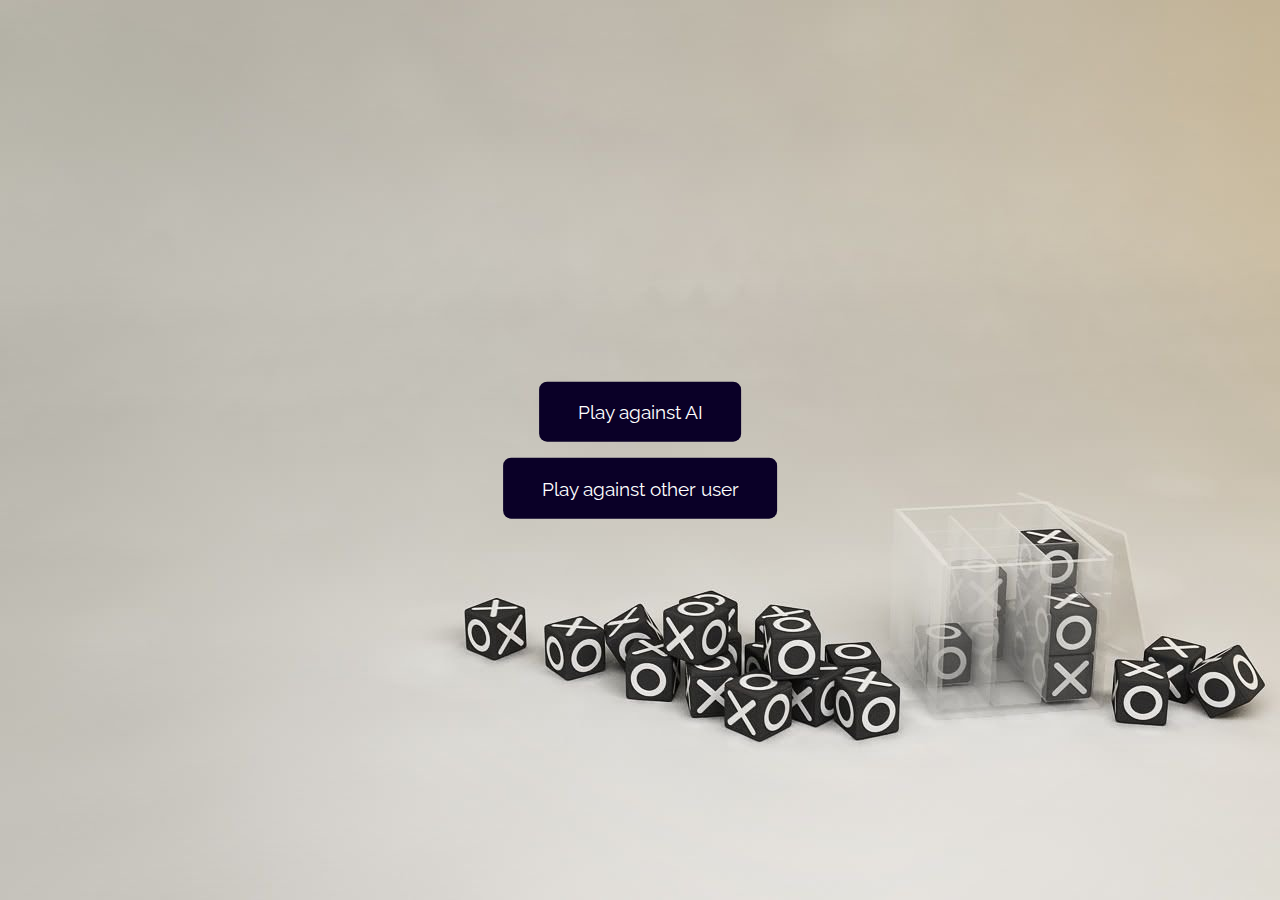
<file: MultiPlayer - Games/Tic_Tac_Toe/index.html>
<!DOCTYPE html>
<html lang="en">

<head>
  <meta name="viewport" content="width=device-width, initial-scale=1.0">
  <title>Tic Tac Toe</title>
  <link href="https://fonts.googleapis.com/css2?family=Raleway:wght@700&display=swap" rel="stylesheet">
  <link rel="stylesheet" href="style.css">
</head>

<body>
  <div class="wrapper">
    <div class="options">
      <button class="option-btn" onclick="startGameAI()">Play against AI</button>
      <button class="option-btn" onclick="startGameUser()">Play against other user</button>
    </div>
    <div id="game-board" class="hide">
      <div class="container">
        <button class="button-option"></button>
        <button class="button-option"></button>
        <button class="button-option"></button>
        <button class="button-option"></button>
        <button class="button-option"></button>
        <button class="button-option"></button>
        <button class="button-option"></button>
        <button class="button-option"></button>
        <button class="button-option"></button>
      </div>
      <button id="restart">Restart</button>
    </div>
    <div class="popup hide">
      <p id="message">Sample Message</p>
      <button id="new-game">New Game</button>
    </div>
  </div>
  <script src="script.js"></script>
</body>

</html>
</file>
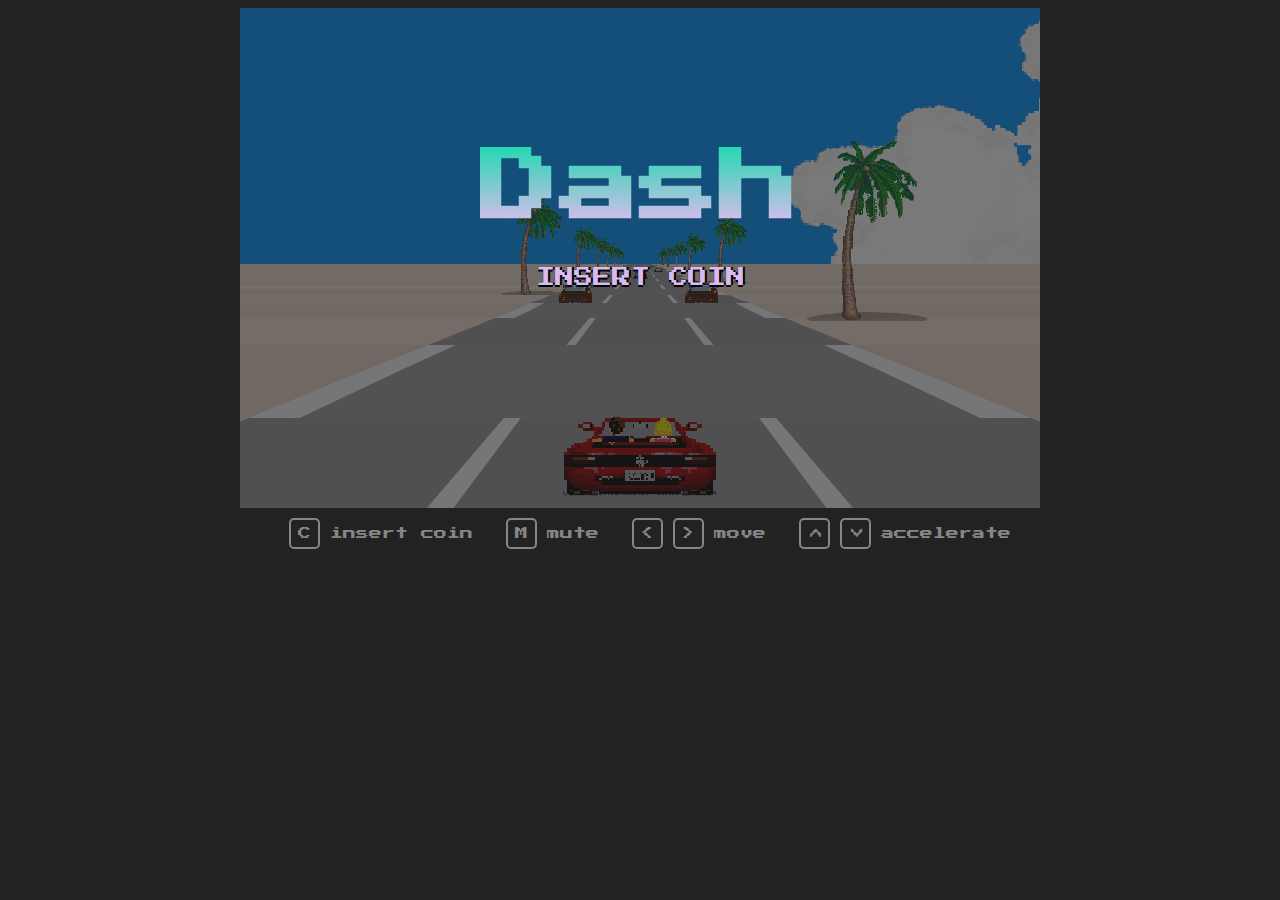
<file: SinglePlayer - Games/3d_car_racing_game/index.html>
<!DOCTYPE html>
<html lang="en">
  <head>
    <meta charset="UTF-8" />

    <title>Dash</title>
    <link rel="icon" href="icon.png" />
    <link
      rel="stylesheet"
      href="https://fonts.googleapis.com/css?family=Press+Start+2P"
    />

    <link rel="stylesheet" href="style.css" />
      

  
  </head>

  <body translate="no">
    <div id="game">
      <div id="road">
        <div id="cloud"></div>
        <div id="hero"></div>
      </div>

      <div id="hud">
        <span id="time" class="topUI">0</span>
        <span id="score" class="topUI">0</span>
        <span id="lap" class="topUI">0'00"000</span>
        <span id="tacho">0</span>
      </div>

      <div id="home">
        <h1>Dash</h1>
        <p id="text"></p>

        <div id="highscore"></div>
      </div>
    </div>

    <div id="controls">
      <span><span>C</span>insert coin</span>
      <span><span>M</span>mute</span>
      <span><span>&lt;</span><span>&gt;</span>move</span>
      <span><span>&lt;</span><span>&gt;</span>accelerate</span>
    </div>
    <script src="script.js"></script>

    <script id="rendered-js">
      // ------------------------------------------------------------
      // assets
      // ------------------------------------------------------------

      
      //# sourceURL=pen.js
    </script>
    <!-- <script src="javascript/null.js"></script> -->
  </body>
</html>
</file>
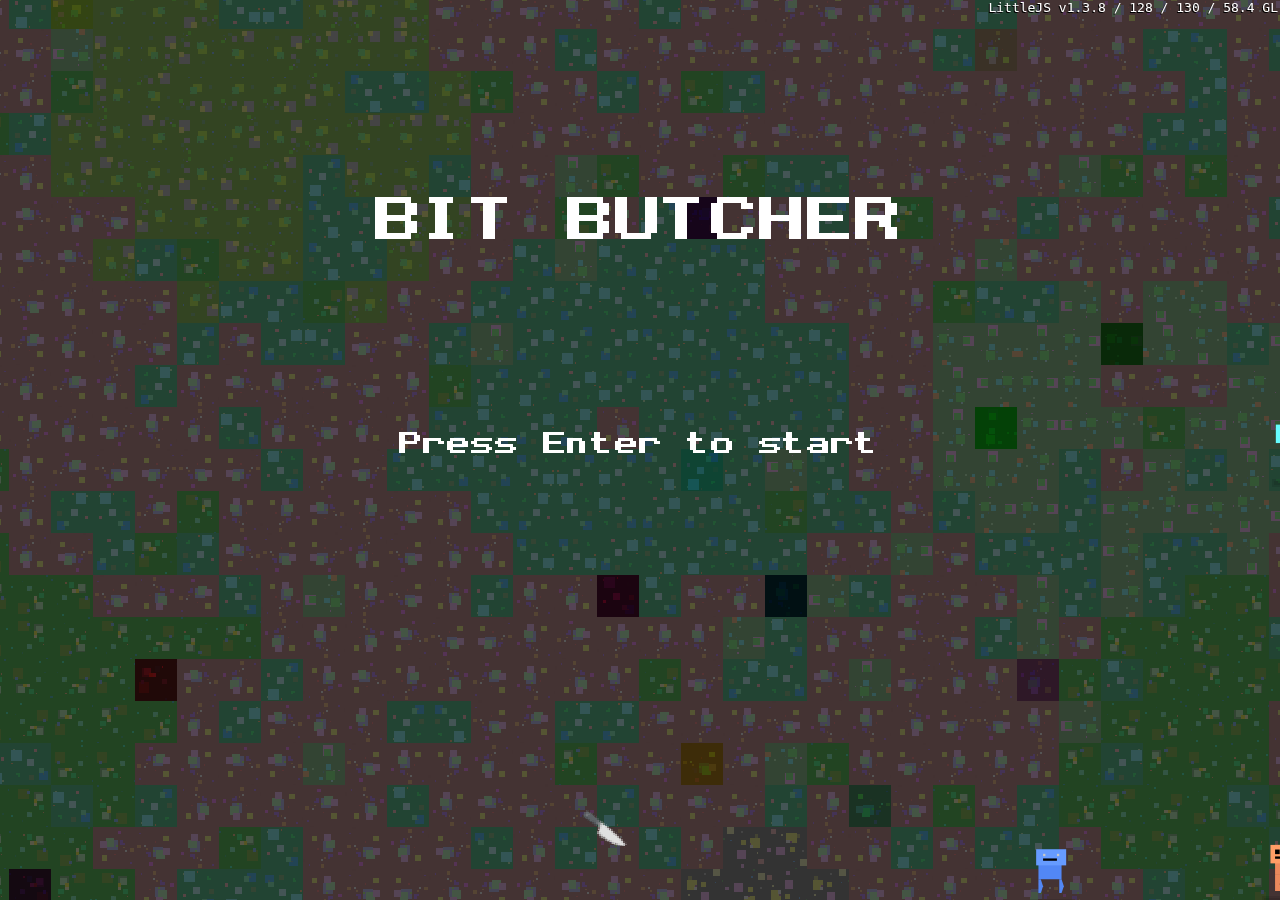
<file: SinglePlayer - Games/bit butcher/index.html>
<html><head><meta charset=utf-8>
<meta name=viewport content=width=device-width,height=device-height,initial-scale=1,maximum-scale=1>
<meta name=apple-mobile-web-app-capable content=yes>
<meta name=mobile-web-app-capable content=yes>
<link rel=icon type=image/png href=favicon.png>
</head><body>

<!-- LittleJS engine scripts -->
<script src=engine/engineDebug.js?111></script>
<script src=engine/engineUtilities.js?111></script>
<script src=engine/engineSettings.js?111></script>
<script src=engine/engineObject.js?111></script>
<script src=engine/engineDraw.js?111></script>
<script src=engine/engineInput.js?111></script>
<script src=engine/engineAudio.js?111></script>
<script src=engine/engineTileLayer.js?111></script>
<script src=engine/engineParticles.js?111></script>
<script src=engine/engineMedals.js?111></script>
<script src=engine/engineWebGL.js?111></script>
<script src=engine/engine.js?111></script>

<!-- You can also include all engine scripts like this... -->
<!-- <script src=engine/engine.all.js></script> -->

<!-- Add your game script(s) here -->
<script type=module src=src/game.js?111></script>
<!-- <script type=module src=game_bundle.js?111></script> -->
</file>
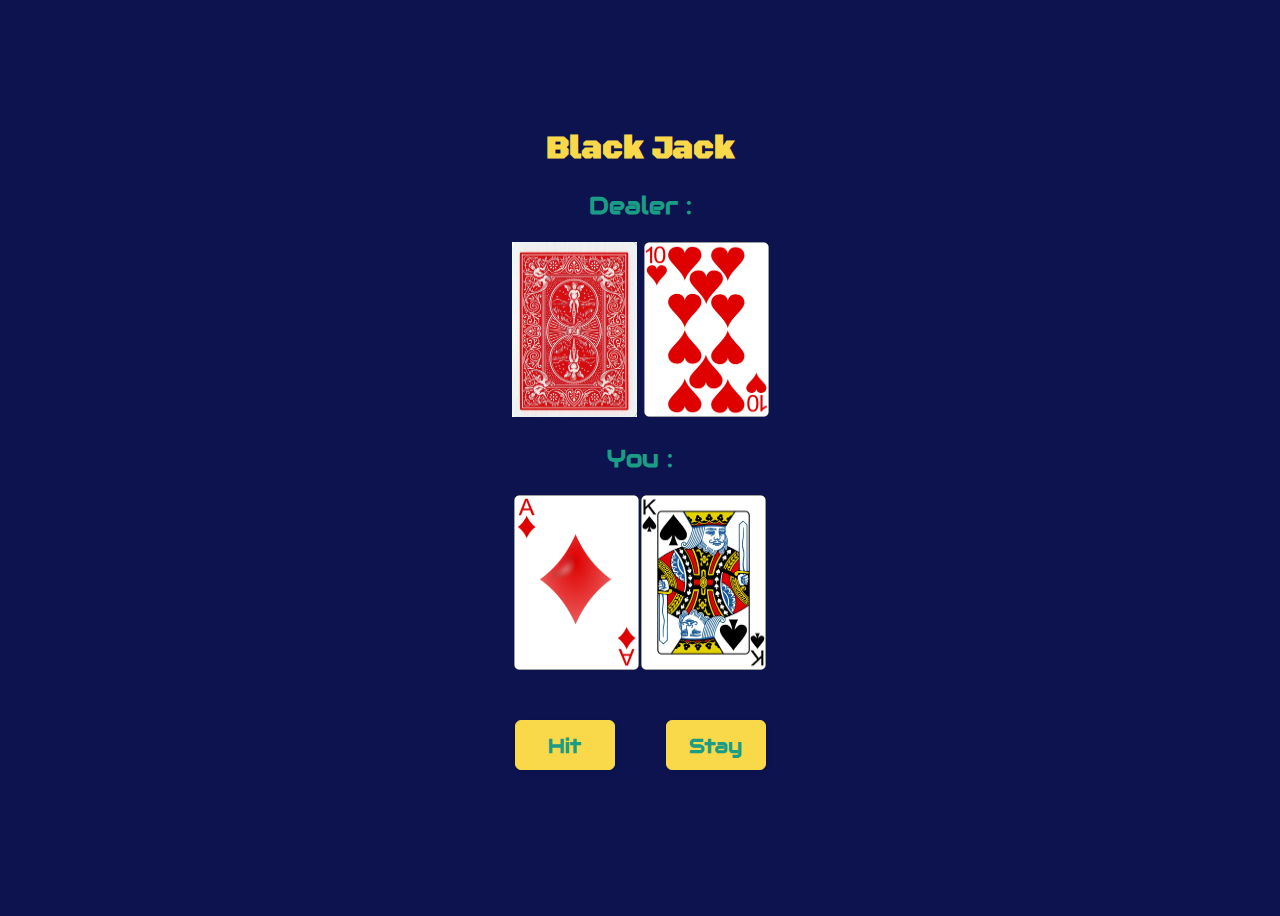
<file: SinglePlayer - Games/Black_Jack/index.html>
<!DOCTYPE html>
<html lang="en">

<head>
    <meta charset="UTF-8">
    <meta http-equiv="X-UA-Compatible" content="IE=edge">
    <meta name="viewport" content="width=device-width, initial-scale=1.0">
    <title>Black Jack</title>
    <link rel="stylesheet" href="./styles.css">
    <script src="./script.js"></script>
    <link rel="preconnect" href="https://fonts.googleapis.com">
    <link rel="preconnect" href="https://fonts.gstatic.com" crossorigin>
    <link href="https://fonts.googleapis.com/css2?family=Audiowide&family=Black+Ops+One&display=swap" rel="stylesheet">
</head>

<body>
    <div>
        <h1>Black Jack</h1>
        <h2>Dealer : <span id="dealer-sum"></span></h2>
        <div id="dealer-cards">
            <img id="hidden" src="./assets/BACK.png">
        </div>
    </div>

    <div>
        <h2>You : <span id="your-sum"></span></h2>
        <div id="your-cards"></div>
    </div>

    <br />

    <div>
        <button id="hit">Hit</button>
        <button id="stay">Stay</button>
        <p id="results"></p>
    </div>
   
</body>

</html>
</file>
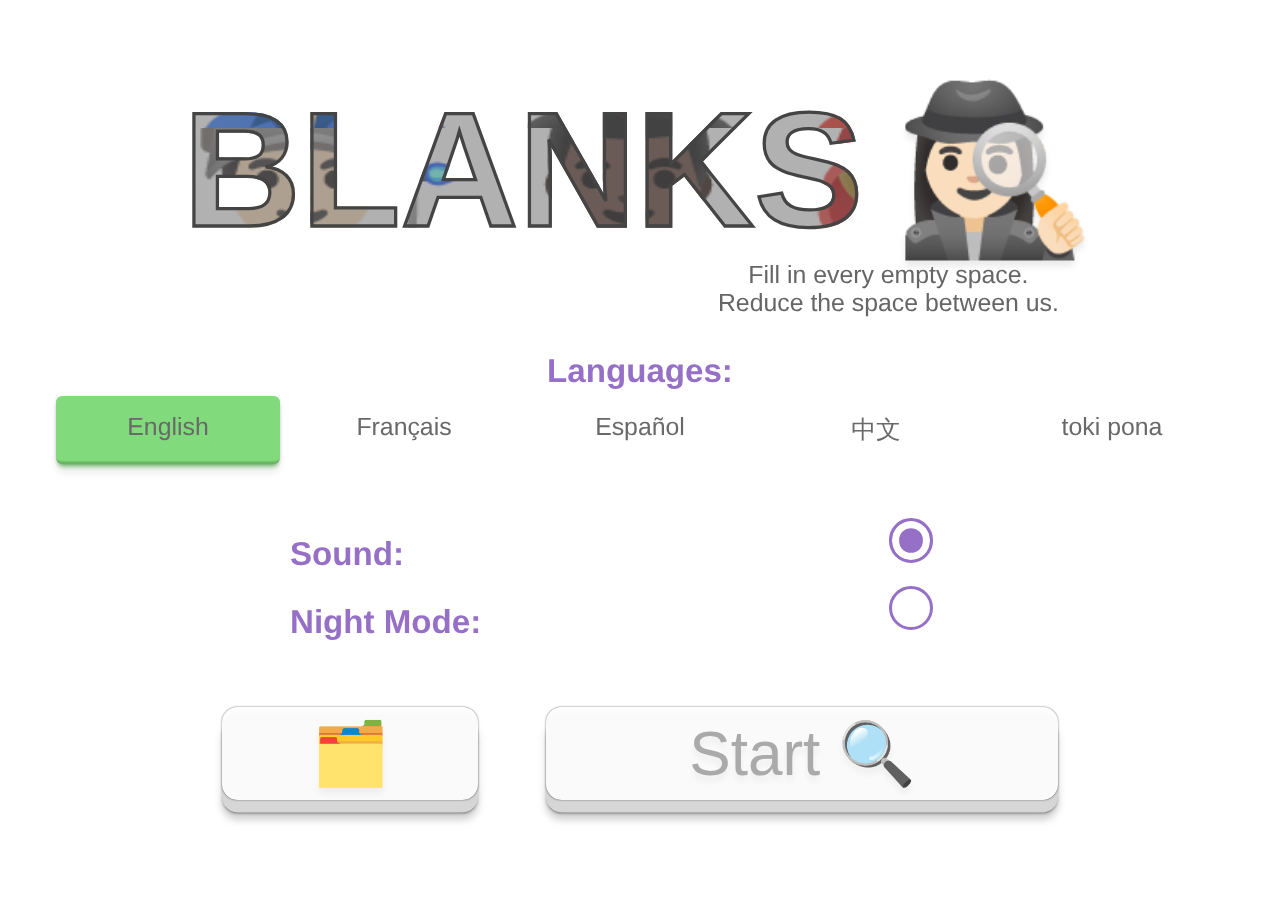
<file: SinglePlayer - Games/Blanks Detective/index.html>
<!DOCTYPE html>
<html lang="en">

<head>
  <meta name="viewport" content="width=device-width, initial-scale=1.0">
  <link href="./style.css" rel="stylesheet">
  <title>BLANKS 🕵🏾‍♂️ - Reduce the space</title>
  <script src="https://js13kgames.com/src/near-api-js.js"></script>
  <meta name="monetization" content="$ilp.uphold.com/njQnNZy68WNK">
</head>

<body>
  <div id="menu">
    <div>
      <br />
      <h1>
        <div class="title"><span class="bl">BLANKS</span> <span id="det"></span></div>
      </h1>
      <div class="dec right">
        <p>Fill in every empty space.<br />Reduce the space between us.</p>
      </div>
    </div>

    <p>&nbsp;</p>
    <div>
      <h2>Languages:</h2>
      <div class="lang-h">
        <div class="lang selected" id="en">
          English
        </div>
        <div class="lang" id="fr">
          Français
        </div>
        <div class="lang" id="es">
          Español
        </div>
        <div class="lang" id="zh-CN">
          中文
        </div>
        <div class="lang" id="tp">
          toki pona
        </div>
      </div>
      <br /><br /><br />

      <h2 class="set">Sound:
        <label class="switch">
          <input type="checkbox" checked="true" onchange="sound=!sound">
        </label>
      </h2>
      <h2 class="set">
        Night Mode:
        <label class="switch">
          <input type="checkbox" onchange="body[cl].toggle('night')">
        </label>
      </h2>

    </div>

    <div>
      <button class="clue" id="mon-files" onclick="showChoose()" style="width:20%">🗂️</button>
      <button class="clue" onclick="makeGames()">Start 🔍</button>
    </div>

    <div class="background">
    </div>
  </div>


  <div id='cont'>
    <div id="wb">
      <div id="wbc">
      </div>
    </div>
    <svg xmlns="http://www.w3.org/2000/svg" viewBox="0 0 749 427">
      <path class="path" fill="none" stroke-width="36" stroke-dasharray="40, 500, 40, 10000" stroke="#7fdbff" d="M-46 407c0-101 181-114 299-79s260 126 363 60 185-142 185-142" />
      <path class="path" fill="none" stroke-width="39" stroke-dasharray="40, 1000, 40, 10000" stroke="#ff9a43" d="M-38-6c0 144 63 28 159 86s601 99 490 220-445-65-258-99 428-55 428-55" />
      <path class="path" fill="none" stroke-width="29" stroke-dasharray="40, 1000, 40, 10000" stroke="#0fdb7f" d="M-29 28C-126 78-8 280 86 239S223-39 374 34s241 191 297 172 109-88 113-44" />
      <path class="path" fill="none" stroke-width="27" stroke-dasharray="40, 300, 40, 300, 40, 300, 40, 10000" stroke="#b775ff"
        d="M-24 397s56-43 91-72c39-33 72 33 111 68 61 51 137-41 168-90 39-52 83-10 116 39 73 96 158-19 160-87 9-53 48 26 73 53 52 61 116-36 115-36" />
    </svg>
    <div id="matrix">
    </div>
    <div id="pause" onclick="pauseGame()">☰</div>

    <div id="root" style="display:none">
      <h1><span>🗂️</span> <span id="cf">Case Files</span> <span>🗂️</span></h1>
      <div id="mod">
        <div id="mhold">
        <div class="root-col left-e">
          <button id="nc" class="clue" onclick="root.style.display='none';sng()"></button>
        </div>

        <div class="root-col">
          <h2 id="com">Community</h2>
          <div id="com-list">
          </div>
          <br/>
          <h1 id="create">Create</h1>
          <button class="clue" onclick="subGame()">👍</button>
          <p><span id="com3"> </span><span> ➔ </span><span id="com2"></span></p>
        </div>
        <div class="root-col right-e">
          <h1 id="ch">Choose</h1>
          <label id="peplabel">People:</label>
          <input type="number" id="people" min="2" max="5" value="3" onKeyDown="return false">
          <label id="catlabel">cats:</label>
          <input type="number" id="cats" min="2" max="5" value="3" onKeyDown="return false">
          <button class="clue" onclick="chooseGame()">👍</button>
        </div>
      </div>
    </div>
      <div>

      </div>
    </div>
    <div id="hun">
      🗂️:<span id="cn">0</span>
      🥇:<span id="mn">0</span>
    </div>
  </div>

  <script src="./js/first.js"></script>
  <script src="./js/games.js"></script>
  <script src="./js/sound.js"></script>
  <script src="./js/shared.js"></script>
  <script src="./js/workbook.js"></script>
  <script src="./js/matrix.js"></script>
  <script src="./js/files.js"></script>
</body>

</html>
</file>
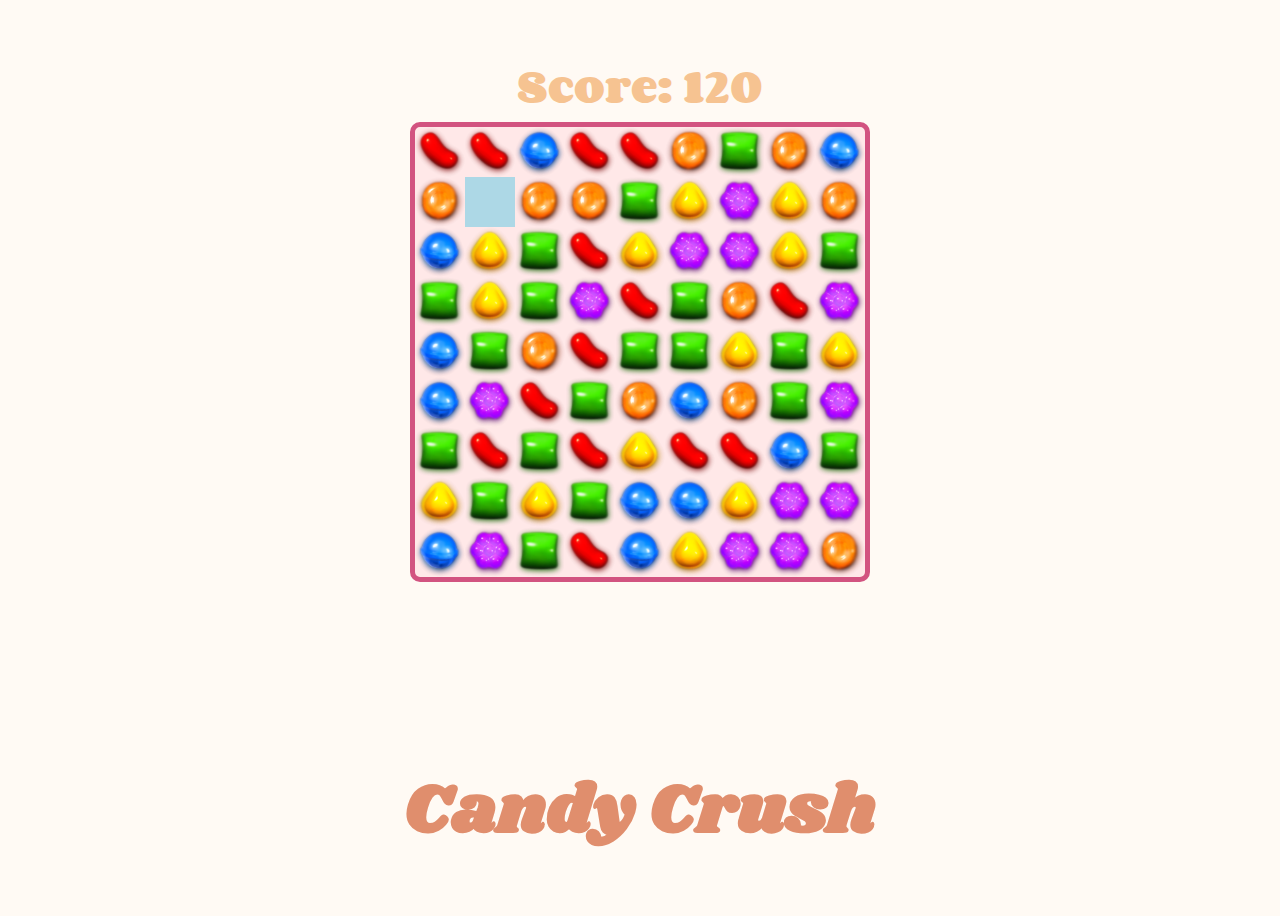
<file: SinglePlayer - Games/Candy_Crush/index.html>
<!DOCTYPE html>
<html>

<head>
    <meta charset="UTF-8">
    <meta name="viewport" content="width=device-width, initial-scale=1.0">
    <title>Candy Crush</title>
    <link rel="preconnect" href="https://fonts.googleapis.com">
    <link rel="preconnect" href="https://fonts.gstatic.com" crossorigin>
    <link href="https://fonts.googleapis.com/css2?family=Corben&family=Shrikhand&display=swap" rel="stylesheet">
    <link rel="stylesheet" href="./style.css">
    <script src="./script.js"></script>
</head>

<body>
    <div>
        <h3>Score: <span id="score">0</span></h1>
            <div id="board"></div>
    </div>
    <h1>Candy Crush</h1>
</body>

</html>
</file>
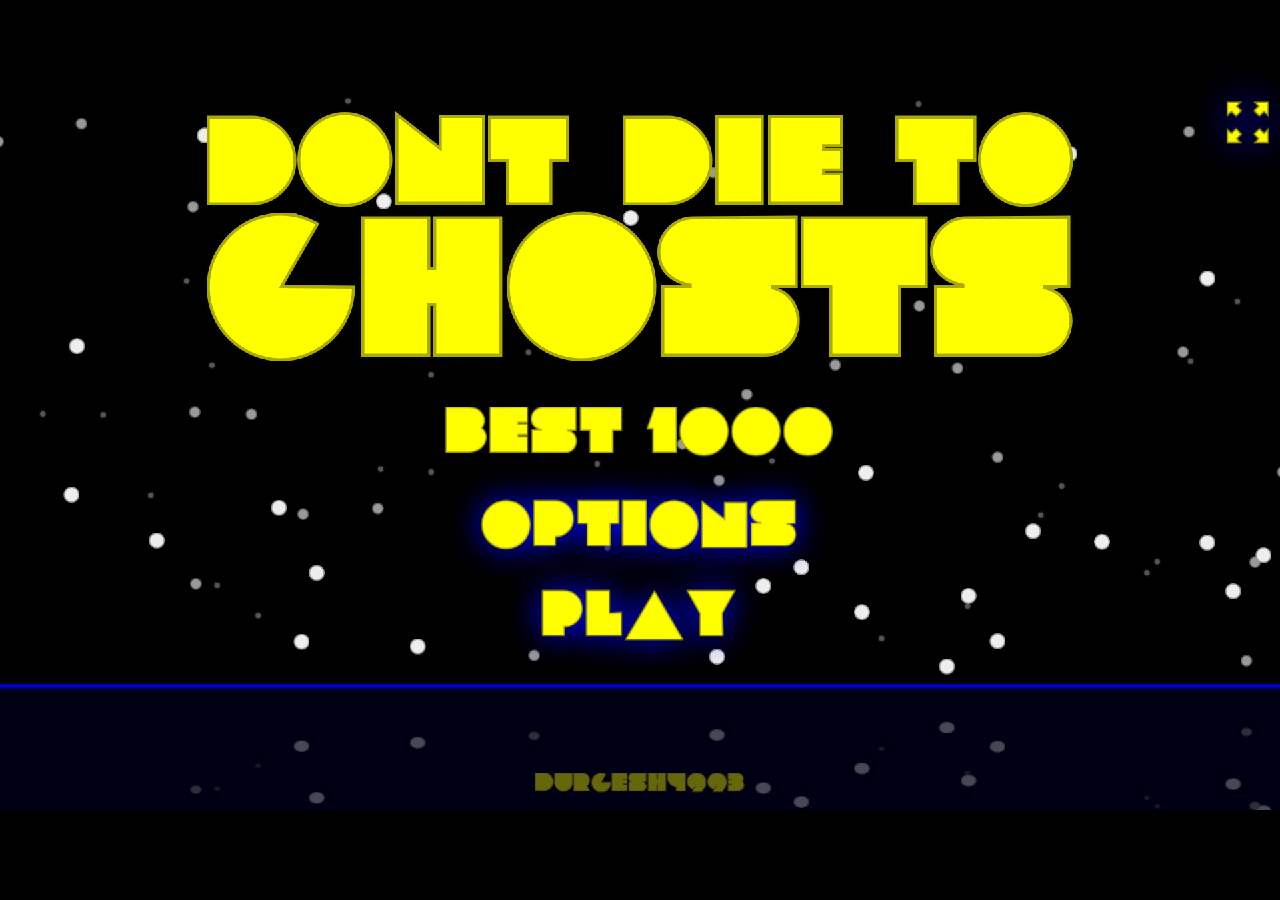
<file: SinglePlayer - Games/Dont-Die-To-Ghosts/index.html>
<!DOCTYPE html><head><meta charset="utf-8"><title>Don't Die To Ghosts</title><style>*{touch-action: none;margin: 0;padding: 0;outline: 0;user-select: none;display: inline-block}body{overflow: hidden;background-color: #000}.a{position: absolute;z-index: 1000}.h{display: none}.d{pointer-events: none}.m{left: 0;top: 0;width: 100%;height: 100%}#b{position: absolute;z-index: 1000;filter: drop-shadow(0 0 24px #00f)}#b:hover{filter: sepia()}#b:active{transform: scale(.9)}#l{position: absolute;left: 0;top: 0;width: 100%;width: 100%;text-align: center;font-size: 3em;color: #ff0;font-family: sans-serif;filter: drop-shadow(0 0 16px #00f)}#c{position: absolute;left: 0;top: 0}#g{position: absolute;top: 0}</style></head><body oncontextmenu="return!1" ondragstart="return!1" ondrop="return!1"><div id="l"><h1><br><br>LOADING</h1></div><div id="g"></div></body><script>const e=document,t=window,i=t.localStorage,l="com.antix.ddtg",r=Math,a=r.floor,h=r.random,s=r.min,f=r.ceil,$=r.PI*2,d=r.cos,n=r.sin,c=r.abs,o=1920,g=1080,y=0,v=1,w=2,u=3,m=4,p=5,b=6,C=7,k=0,L=1,I=2,E=3,R=4,O=5,D=6,A=7,S=8,W=9,P=915,T=750,B=.01,N=500,F=4,q=2,H=3,U=4.5,G=32,Y=4,V=32;let X=y,J,K,M,Z,j,Q,_,ee,te,ie,le,re,ae,he=true,se,fe,$e,de,ne,ce,oe=[],ge,ye,ve,we=0,ue=false,me=0,xe=0,pe,ze,be,Ce,ke,Le,Ie,Ee,Re,Oe,De,Ae,Se,We=0,Pe=1e3,Te,Be,Ne,Fe,qe,He,Ue,Ge,Ye,Ve,Xe,Je,Ke,Me,Ze=[],je=t=>e.getElementById(t),Qe=(e,t,i)=>{e.style.left=`${t}px`;e.style.top=`${i}px`},_e=(e,t)=>t?e.classList.remove("h"):e.classList.add("h"),et=(e,t)=>t?e.classList.remove("d"):e.classList.add("d"),tt=t=>e.createElement(t),it=(t,i)=>{let l=e.createElement("canvas");l.width=t;l.height=i;l.ctx=l.getContext("2d");return l},lt=t=>e.body.style.opacity=`${t}`,rt=(e,t,i)=>e<t?t:e>i?i:e,at=(e,t)=>{e=f(e);return a(h()*(a(t)-e+1)+e)},ht=()=>{if(Ge){Ue.b=Pe;i.setItem(l,JSON.stringify(Ue))}},st=()=>{Ue={a:true,b:0,c:{l:{k:90,c:"Z"},r:{k:88,c:"X"}}};Ge=true;ht()},ft=t=>{if(t){if(!he)e.body.style.cursor="auto"}else{if(he)e.body.style.cursor="none"}he=t},$t=()=>{let e=s(t.innerWidth/o,t.innerHeight/g);ce.style.transform=`scale(${e})`;ce.style.left=`${a((t.innerWidth-de.getBoundingClientRect().width)/2)}px`;ce.style.top=`${a((t.innerHeight-de.getBoundingClientRect().height)/2)}px`},dt=.5,nt=44100,ct=null,ot=[],gt=e=>ot.push(mt(...e)),yt=e=>{if(Ue.a)ut(ot[e])},vt=()=>ct=new(t.AudioContext||t.webkitAudioContext),wt=()=>{ct.close();vt()},ut=e=>{if(!ct)vt();const t=ct.createBuffer(1,e.length,nt),i=ct.createBufferSource();t.getChannelData(0).set(e);i.buffer=t;i.connect(ct.destination);i.start(0)},mt=(e,t,i,l,a,h,f,o,g,y,v,w,u,m,x,p,z,b,C)=>{let k=nt,L=e=>e>0?1:-1,I=o*=500*$/k/k,E=t*=$/k,R=[],O=0,D=0,A=0,S=1,W=0,P=0,T=0,B,N;i=i*k+9;b*=k;l*=k;a*=k;p*=k;g*=500*$/k**3;m*=$/k;y*=$/k;v*=k;w=w*k|0;for(N=i+b+l+a+p|0;A<N;R[A++]=T){if(!(++P%(x*100|0))){T=h?h>1?h>2?h>3?n((O%$)**3):r.max(s(r.tan(O),1),-1):1-(2*O/$%2+2)%2:1-4*c(r.round(O/$)-O/$):n(O);T=(w?1-C+C*n($*A/w):1)*L(T)*c(T)**f*e*dt*(A<i?A/i:A<i+b?1-(A-i)/b*(1-z):A<i+b+l?z:A<N-p?(N-A-p)/a*z:0);T=p?T/2+(p>A?0:(A<N-p?1:(N-A)/p)*R[A-p|0]/2):T}B=(t+=o+=g)*d(m*D++);O+=B-B*u*(1-(n(A)+1)*1e9%2);if(S&&++S>v){t+=y;E+=y;S=0}if(w&&!(++W%w)){t=E;o=I;S=S||1}}return R};const xt='<svg width="',pt='" height="',zt='" version="1.1" xmlns="http://www.w3.org/2000/svg">',bt='<path d="',Ct='"/>',kt='" fill="#',Lt='" fill="none',It='" stroke="#',Et='" stroke-width="',Rt='" stroke-linecap="round',Ot='" stroke-linejoin="round',Dt='" opacity="',At='<g transform="translate',St='<g fill="#',Wt="</g>",Pt='" style="paint-order:normal',Tt='<circle cx="',Bt='<ellipse cx="',Nt='" cy="',Ft='" rx="',qt='" ry="',Ht=Ct,Ut='" r="',Gt="</svg>",Yt=tt("div");let Vt,Xt=e=>Yt.innerHTML+=`<img id="${e}" src="data:image/svg+xml;base64,${btoa(Vt)}">`,Jt=["m126 65a62 62 0 0 1-63 62 62 62 0 0 1-62-62 62 62 0 0 1 62-62 62 62 0 0 1 63 62l-62 0.55z","m126 75a62 62 0 0 1-67 51 62 62 0 0 1-57-62 62 62 0 0 1 57-62 62 62 0 0 1 67 51l-62 11z","m123 85a62 62 0 0 1-70 40 62 62 0 0 1-52-62 62 62 0 0 1 52-62 62 62 0 0 1 70 40l-59 21z","m118 95a62 62 0 0 1-70 29 62 62 0 0 1-46-60 62 62 0 0 1 46-60 62 62 0 0 1 70 29l-54 31z","m112 104a62 62 0 0 1-69 19 62 62 0 0 1-41-59 62 62 0 0 1 41-59 62 62 0 0 1 69 19l-48 40z"],Kt=[{i:"0",w:74,h:74,y:0,d:"m37 1c-20 0-36 16-36 36s16 36 36 36c20 0 36-16 36-36s-16-36-36-36z"},{i:"1",w:46,h:69,y:0,d:"m45 1h-32l-11 32h8.6v35h35z"},{i:"2",w:70,h:69,y:0,d:"m52 1h-50v34h11v0.67c-8.4 1.9-13 8.6-13 17v16h66v-34h-13v-0.67c9.4-1.8 15-7.4 15-16 0-8.6-7.5-17-17-17z"},{i:"3",w:62,h:69,y:0,d:"m1 1v23h14v2.9h-14v16h14v2.9h-14v23h34c24 0 34-25 19-36 11-12 0.58-31-18-31h-35z"},{i:"4",w:69,h:69,y:0,d:"m1 19c0 18 14 33 32 34v16h35v-67h-67z"},{i:"5",w:68,h:69,y:0,d:"m51 68c9.2 0 17-8.2 17-17s-5.9-14-15-16v-0.58h13v-34h-64v34h12v2.9h-12v31h50z"},{i:"6",w:73,h:72,y:0,d:"m38 22c5.6-7.8 9.5-13 15-21h-36l-11 15c-3.8 5.4-5.8 13-5.8 19 0 20 13 36 36 36 22-0.096 35-14 35-33 0-12-6.2-23-22-28l-9.2 13z"},{i:"7",w:70,h:69,y:0,d:"m1.4 68h44c7.9-22 16-45 24-67h-67v32h12z"},{i:"8",w:67,h:74,y:0,d:"m38 73c26 0 37-26 20-39 12-13-1.2-33-21-33h-8.4c-20 0-32 20-20 33-17 12-5.4 39 20 39z"},{i:"9",w:73,h:72,y:0,d:"m35 50c-5.6 7.8-9.5 13-15 21h36l11-15c3.8-5.4 5.8-13 5.8-19 0-20-13-36-36-36-22 0.096-35 14-35 33 0 12 6.2 23 22 28l9.2-13z"},{},{},{},{i:"=",w:58,h:75,y:0,d:"m49 42h-40v-15h40z"},{},{},{i:"@",w:88,h:75,y:0,d:"m56 9.7q4.3 4.3 6.7 10 2.4 5.9 2.4 13 0 5.3-1.5 11-1.5 5.5-3.8 9.1h-19l-0.61-3q-2.2 1.4-4.2 2.3-2 0.84-5.8 0.84-6.2 0-10-5.1-3.8-5.1-3.8-14 0-4.6 1.3-8.1 1.3-3.5 3.5-6.1 2.1-2.4 5.1-3.8 3-1.4 5.9-1.4 2.5 0 4.5 0.95 1.9 0.91 3 1.9v-2.4h8.8v31h6.5q1.4-3 2-6.5 0.69-3.5 0.69-6.8 0-6.4-1.8-11-1.8-4.9-5-8.1-3.2-3.3-7.6-4.9-4.3-1.6-9.4-1.6-4.8 0-9.2 1.9-4.3 1.9-7.7 5.1-3.4 3.3-5.5 8.3-2.1 5-2.1 11 0 6.5 2 11 2 5 5.3 8.3 3.3 3.3 7.7 5 4.4 1.7 9.3 1.7 3.2 0 7.4-0.61 4.2-0.57 7.4-1.5v7.4q-3.5 0.8-7 1.2-3.5 0.42-7.7 0.42-7 0-13-2.4-5.9-2.4-10-6.8-4.3-4.4-6.7-11-2.4-6.2-2.4-14 0-7.1 2.5-13 2.5-6.1 6.9-11 4.3-4.4 10-7 6-2.6 13-2.6 6.7 0 12 2.4 5.8 2.4 10 6.6zm-17 33v-19q-1.6-0.8-2.9-1.1-1.3-0.38-3-0.38-3.7 0-5.6 3.2-2 3.2-2 8.8 0 6 1.6 8.9 1.6 2.9 5.4 2.9 2 0 3.5-0.76 1.5-0.8 3-2.3z"},{i:"A",w:88,h:75,y:0,d:"m1.8 74h85l-42-72z"},{i:"B",w:62,h:69,y:0,d:"m1 1v67h34c24 0 34-25 19-36 11-12 0.58-31-18-31h-35z"},{i:"C",w:63,h:73,y:0,d:"m11 11c-14 14-14 36 0 50 14 14 36 14 50 0l-25-25 25-25c-14-14-36-14-50 0z"},{i:"D",w:69,h:69,y:0,d:"m35 68c19 0 34-15 34-34 0-19-15-34-34-34h-34v67z"},{i:"E",w:58,h:69,y:0,d:"m1 1v67h56v-23h-14v-2.9h14v-16h-14v-2.9h14v-23z"},{i:"F",w:58,h:69,y:0,d:"m1 1v67h41v-20h15v-22h-14v-2.9h14v-23z"},{i:"G",w:73,h:73,y:0,d:"m37 37 18-31c-7.1-4-15-5.6-23-4.3-17 2.8-30 17-30 35 0 20 16 36 36 36 20 0 36-16 36-36z"},{i:"H",w:69,h:69,y:0,d:"m1 1v67h32v-25h2.9v25h32v-67h-32v25h-2.9v-25z"},{i:"I",w:37,h:69,y:0,d:"m1 1v67h35v-67z"},{i:"J",w:69,h:71,y:0,d:"m68 40v-39h-32v37h-2.9v-12h-32v14c0 40 67 40 67 0z"},{i:"K",w:69,h:69,y:0,d:"m1 1v67h66l-25-34 25-34z"},{i:"L",w:54,h:69,y:0,d:"m35 35v-34h-34v67h52v-34z"},{i:"M",w:69,h:73,y:0,d:"m1.2 72h67l-0.19-70-34 25-34-25z"},{i:"N",w:69,h:72,y:0,d:"m1 2.1v69h67v-67h-33v25z"},{i:"O",w:74,h:74,y:0,d:"m37 1c-20 0-36 16-36 36s16 36 36 36 36-16 36-36-16-36-36-36z"},{i:"P",w:62,h:69,y:0,d:"m33 1h-32v67h32v-13c15 0 27-12 27-27 0-15-12-27-27-27z"},{i:"Q",w:73,h:73,y:0,d:"m36 1c-20 0-35 16-35 35 0 19 16 35 35 35h35v-0.58l-20-19 2-2 9.6 9.4c5.1-6.1 8.3-14 8.3-23 0-20-16-35-35-35z"},{i:"R",w:62,h:69,y:0,d:"m33 1h-32v67h59l-9.9-19c6.4-5 10-13 10-21 0-15-12-27-27-27z"},{i:"S",w:70,h:69,y:0,d:"m18 1c-9.2 0-17 8.1-17 17 0 8.7 5.9 15 15 16v0.67h-14v34h50c19 0 23-29 3.6-33v-0.67h12v-34z"},{i:"T",w:63,h:69,y:0,d:"m49 35h13v-34h-61v34h14v34h34z"},{i:"U",w:69,h:71,y:0,d:"m1 36c0 19 15 34 34 34s34-15 34-34v-35h-67z"},{i:"V",w:88,h:75,y:0,d:"m87 1h-85l43 72z"},{i:"W",w:124,h:75,y:0,d:"m1.8 1 42 72 16-27-6.8-12 2.1-2c8 14 16 27 24 40l42-72h-120z"},{i:"X",w:75,h:69,y:0,d:"m1.7 1 19 34-19 34h71l-19-34 19-34h-71z"},{i:"Y",w:75,h:69,y:0,d:"m54 35 19-34h-71l19 34v34h34z"},{i:"Z",w:70,h:69,y:0,d:"m1.4 68h67v-32h-12l12-35h-67v32h12z"}],Mt=["f9c","f00","3ff","fc3"],Zt=[{w:32,f:"eee",s:"999"},{w:32,f:"ff0",s:"fd0"},{w:80,f:"eee",s:"999"},{w:80,f:"ff0",s:"fd0"}];starData=[{w:12,f:"555",s:"111"},{w:18,f:"999",s:"555"},{w:24,f:"eee",s:"999"}];for(let e=0;e<Kt.length;e++){const t=Kt[e];if(t.w){Vt=`${xt}${t.w}${pt}${t.h}${zt}${bt}${t.d}${kt}ff0${It}aa0${Et}2${Ct}${Gt}`;Xt(`${t.i}`)}}for(let e=0;e<Zt.length;e++){let t=Zt[e];Vt=`${xt}${t.w}${pt}${t.w}${zt}${Tt}${t.w/2}${Nt}${t.w/2}${Ut}${t.w/2-1}${kt}${t.f}${It}${t.s}${Et}2${Ct}${Gt}`;Xt(`dot${t.w}${(e+1)%2}`)}for(let e=0;e<starData.length;e++){let t=starData[e];Vt=`${xt}${t.w}${pt}${t.w}${zt}${Tt}${t.w/2}${Nt}${t.w/2}${Ut}${t.w/2-1}${kt}${t.f}${It}${t.s}${Et}2${Ct}${Gt}`;Xt(`star${e}`)}Vt=`${xt}56${pt}54${zt}${bt}m43 52-15-8.3-16 8 3.1-17-12-12 17-2.4 7.9-16 7.6 16 17 2.6-13 12z${kt}ddd${It}888${Et}2.7${Pt}${Ct}${Gt}`;Xt("star");for(let e=0;e<Jt.length;e++){Vt=`${xt}128${pt}128${zt}${bt}${Jt[e]}${kt}ff0${It}aa0${Et}3${Ct}${Gt}`;Xt(`player${e}`)}for(let e=0;e<Mt.length;e++){Vt=`${xt}128${pt}128${zt}viewBox="0 0 128 130"<g>${bt}m0.54 64c0-62 63-62 63-62s64 0 64 62v62l-16-17-16 17-16-17-16 17-16-17-16 17-16-17-15 17z${kt}${Mt[e]}${It}000${Et}3${Ct}${Bt}26${Nt}54${Ft}15${qt}27${kt}fff${Ht}${Bt}22${Nt}52${Ft}8.1${qt}15${kt}00f${Ht}${Bt}62${Nt}54${Ft}15${qt}27${kt}fff${Ht}${Bt}59${Nt}52${Ft}8.1${qt}15${kt}00f${Ht}${Wt}${Gt}`;Xt(`ghost${e}`)}Vt=`${xt}128${pt}128${zt}<g>${bt}m0.55 64c0-62 63-62 63-62s64 0 64 62v62l-16-17-16 17-16-17-16 17-16-17-16 17-16-17-15 17z${kt}00f${It}000${Et}3.1${Ct}${Bt}22${Nt}52${Ft}8.1${qt}15${kt}fff"/><ellipse cx="59" cy="52" rx="8.1" ry="15${kt}fff"/>${Wt}<path d="m10 93c5.1-5.1 5.1-5.1 10 0 5.1 5.1 5.1 5.1 10 0 5.1-5.1 5.1-5.1 10 0 5.1 5.1 5.1 5.1 10 0 5.1-5.1 5.1-5.1 10 0 5.1 5.1 5.1 5.1 10 0 5.1-5.1 5.1-5.1 10 0${kt}fff${It}fff" stroke-linecap="round${Et}3${Ct}${Gt}`;Xt("ghost4");Vt=`${xt}128${pt}128${zt}${Bt}26${Nt}54${Ft}15${qt}27${kt}fff${Ht}${Bt}22${Nt}48${Ft}8.1${qt}15${kt}00f${Ht}${Bt}62${Nt}54${Ft}15${qt}27${kt}fff${Ht}${Bt}59${Nt}48${Ft}8.1${qt}15${kt}00f${Ht}${Gt}`;Xt("eyes");Vt=`${xt}96${pt}94${zt}${At}(0 -2)${Et}2">${Bt}70${Nt}59${Ft}25${qt}24${kt}f00${It}a00${Ht}${Bt}26${Nt}71${Ft}25${qt}24${kt}f00${It}a00${Ht}${bt}m30 54c0.15-0.36 9.9-23 26-38 15-14 17-13 17-13l3.4 3.2c-17 9.9-17 24-8 42l-4.9 2.5s-5.7-11-6.4-19c-0.65-7.7 0.65-10 0.65-10-5 4.8-14 14-23 35z${kt}0f0${It}0a0${Rt}${Ot}${Et}3${Ct}${Wt}${Bt}36${Nt}67${Ft}6.9${qt}8${kt}f88${Ht}${Bt}80${Nt}52${Ft}6.9${qt}8${kt}f88${Ht}${bt}m28 50c4.2 6.7 9.6 4.6 11 4.1${kt}none${It}a00$${Rt}${Ot}${Et}3${Ct}${bt}m61 49c0.04-0.13 6.3 1.1 9-5.6${kt}none${It}a00$${Rt}${Ot}${Et}3${Ct}${Gt}`;Xt("cherry");Vt=`${xt}128${pt}128${zt}${At}(0 -169)${Lt}${It}ff0">${bt}m128 233a64 64 0 0 1-45-19 64 64 0 0 1-19-45${Et}32${Pt}${Ct}${bt}m3e-7 233a64 64 0 0 1 64 64${Et}32${Pt}${Ct}${Wt}${Gt}`;Xt("truchet");Vt=`${xt}1300${pt}375${zt}${At}(1.3 -1.3)${kt}ff0${It}aa0${Et}4.6">${bt}m111 264 54-94c-22-12-47-17-72-13-52 8.5-92 54-92 108 0 60 49 109 109 109s109-49 109-109z${Ct}${bt}m233 161v206h99v-76h8.8v76h99v-206h-99v76h-8.8v-76z${Ct}${bt}m561 154c-61 0-110 49-110 110s49 110 110 110 110-49 110-110-49-110-110-110z${Ct}${bt}m728 161c-28 0-51 25-51 51 0 27 18 45 47 50v2.1h-41v103h153c59 0 70-87 11-101v-2.1h36v-104z${Ct}${bt}m1038 264h40v-103h-186v103h43v103h103z${Ct}${bt}m1137 161c-28 0-51 25-51 51 0 27 18 45 47 50v2.1h-41v103h153c59 0 70-87 11-101v-2.1h36v-104z${Ct}${bt}m66 140c36 0 65-29 65-65s-29-65-65-65h-65v130z${Ct}${bt}m206 4.7c-38 0-69 31-69 69s31 69 69 69 69-31 69-69-31-69-69-69z${Ct}${bt}m284 6v133h130v-130h-65v48z${Ct}${bt}m515 75h25v-65h-117v65h27v65h65z${Ct}${bt}m690 140c36 0 65-29 65-65s-29-65-65-65h-65v130z${Ct}${bt}m764 9.2v130h68v-130z${Ct}${bt}m843 9v130h108v-44h-27v-5.6h27v-31h-27v-5.6h27v-44z${Ct}${bt}m1126 75h25v-65h-117v65h27v65h65z${Ct}${bt}m1227 4.7c-38 0-69 31-69 69s31 69 69 69 69-31 69-69-31-69-69-69z${Ct}${Wt}${Gt}`;Xt("logo");Vt=`${xt}64${pt}64${zt}${St}ff0${It}880${Et}2">${bt}m1 43v20h20l-6-6 7-7-8-8-7 7z${Ct}${bt}m62 43v20h-20l6-6-7-7 8-8 7 7z${Ct}${bt}m1 22v-20h20l-6 6 7 7-8 8-7-7z${Ct}${bt}m62 22v-20h-20l6 6-7 7 8 8 7-7z${Ct}${Wt}${Gt}`;Xt("fullscreen");Vt=`${xt}64${pt}64${zt}${St}ff0${It}880${Et}2">${bt}m41 3v20h20l-6-6 7-7-8-8-7 7z${Ct}${bt}m22 3v20h-20l6-6-7-7 8-8 7 7z${Ct}${bt}m41 62v-20h20l-6 6 7 7-8 8-7-7z${Ct}${bt}m22 62v-20h-20l6 6-7 7 8 8 7-7z${Ct}${Wt}${Gt}`;Xt("windowed");let jt=()=>{let t=1,i=100,l=0,r=i,h=[],s=0,f=Yt.getElementsByTagName("*");for(let e=0;e<f.length;e++){const a=f[e];let $=a.id,d=a.width,n=a.height,c=d+2,g=n+2;if(t+c>o){if(t>l)l=t;r+=s;t=1;i+=s;s=g}if(g>s)s=g;h.push({image:a,x:t,y:i});oe[$]={id:$,x:t,y:i,width:d,height:n};t+=c}ge=e.createElement("canvas");ge.width=l;ge.height=r+s;ye=ge.getContext("2d");for(let e=0;e<h.length;e++){const t=h[e];ye.drawImage(t.image,t.x,t.y)}t=0;i=0;let $,d,n,c,g,y=200;for(let e=0;e<5;e++){g=`${y}`;n=ei(g);c=it(n.w,n.h);$=n.w/2;d=n.h/2;oe[`b${g}`]={t:g,x:t,y:i,width:$,height:d};ti(1,1,g,c.ctx);let e=c.ctx.getImageData(0,0,n.w,n.h),l=e.data,r,h,s,f;for(var v=0,w=l.length;v<w;v+=4){r=l[v];h=l[v+1];s=l[v+2];f=a((r+h+s)*1.25/3);l[v]=l[v+1]=l[v+2]=f}c.ctx.putImageData(e,0,0);ye.drawImage(c,0,0,n.w,n.h,t,0,$,d);t+=n.w;y*=2}g="DURGESH4993";n=ei(g);c=it(n.w,n.h);$=a(n.w/2.5);d=a(n.h/2.5);ti(0,0,g,c.ctx);g="tag";t=0;i=50;oe[g]={t:g,x:t,y:i,width:$,height:d};ye.drawImage(c,0,0,n.w,n.h,0,50,$,d)},Qt=e=>oe[e],_t=e=>{let t=0;for(let i=0;i<e.length;i++){let l=e.charCodeAt(i)-48;if(l<0||l>=Kt.length){t+=V}else{t+=Kt[l].w+Y}}return t},ei=e=>{let t=0,i=0,l,r;for(let a=0;a<e.length;a++){l=e.charCodeAt(a)-48;if(l<0||l>=Kt.length){t+=V}else{r=Kt[l];t+=r.w+Y;if(r.h>i)i=r.h}}return{w:t,h:i}},ti=(e,t,i,l)=>{let r,a,h;for(let s=0;s<i.length;s++){a=i.charCodeAt(s)-48;if(a<0||a>=Kt.length){e+=V}else{h=Kt[a];r=Qt(h.i);l.drawImage(ge,r.x,r.y,r.width,r.height,e,t,r.width,r.height);e+=r.width+Y}}},ii=e=>(o-_t(e))/2,li=e=>(o-e)/2,ri=e=>{re=e;le=1;fi(w)},ai=e=>{re=e;le=0;fi(v)},hi=()=>{if(Q.onClose)Q.onClose(Q);_e(Q.div,false);Q=null;si(_)},si=e=>{if(Q){_=e;et(Q.div,false);if(Q.beforeClose)Q.beforeClose(Q);ri(hi)}else{if(!e.created){let t,i,l,r,a=tt("div");a.classList.add("m","a","h","d");ce.appendChild(a);e.div=a;for(let h=0;h<e.widgets.length;h++){const s=e.widgets[h];s.p=e;if(s.t==="img"){s.images=[];for(let e=0;e<s.regions.length;e++){t=Qt(s.regions[e]);i=it(t.width,t.height);i.ctx.drawImage(ge,t.x,t.y,t.width,t.height,0,0,t.width,t.height);s.images.push(i.toDataURL())}l=tt(s.t);l.classList.add("a");l.src=s.images[0];Qe(l,s.c?li(t.width):s.x,s.y);a.appendChild(l);s.i=l;if(s.onClick){l.onclick=()=>{s.onClick(e)};l.id="b"}}else{r=ei(s.l);i=it(r.w,r.h);ti(0,0,s.l,i.ctx);l=tt("img");l.id=s.id;l.classList.add("a");l.src=i.toDataURL();a.appendChild(l);Qe(l,s.c?li(r.w):s.x,s.y);if(s.onClick){l.onclick=()=>{s.onClick(e)};l.id="b"}s.i=l}}e.created=true}if(e.beforeOpen)e.beforeOpen(e);_e(e.div,true);et(e.div,false);ai((()=>{Q=e;if(e.onOpen)e.onOpen(e);et(e.div,true)}))}};toggleWidgetVisibilityByIndex=(e,t)=>{for(let i=0;i<t.length;i++){let l=t[i];l<0?_e(e[-l].i,true):_e(e[l].i,false)}},setWidgetLabel=(e,t)=>{if(e.i){e.l=t;let i=e.i,l=ei(e.l),r=it(l.w,l.h);ti(0,0,e.l,r.ctx);i.src=r.toDataURL();Qe(i,e.c?li(l.w):e.x,e.y)}};e.onvisibilitychange=()=>{if(document.visibilityState==="hidden"){J=true}else{Z=Date.now();J=false}};t.onpointerdown=e=>{if(Je){if(e.clientX<t.innerWidth/2){Ke=true;Me=false}else{Me=true;Ke=false}}};t.onpointerup=e=>{if(Je){if(e.clientX<t.innerWidth/2){Ke=false}else{Me=false}}};t.onkeydown=e=>{if(Je){ft(false);let t=e.keyCode;if(t===37||t===Ue.c.l.k){Ke=true}else if(t===39||t===Ue.c.r.k){Me=true}}};t.onkeyup=e=>{let t;if(Ye){t=e.key.toUpperCase();Ve.k=e.keyCode;Ve.c=t;setWidgetLabel(Xe,t);Ye=false;for(let e=0;e<yi.widgets.length;e++){_e(yi.widgets[e].i,true)}_e(yi.widgets[10].i,false);Ge=true}else if(Je){t=e.keyCode;if(t===37||t===Ue.c.l.k){Ke=false}else if(t===39||t===Ue.c.r.k){Me=false}}};t.onresize=$t;t.onmousemove=()=>ft(true);t.onbeforeunload=ht;t.onload=()=>{ce=je("g");gt([2.07,706,.01,.01,.02,2,.87,0,0,0,0,0,0,24,0,.06,.9,.01,0]);gt([.35,1,.01,.01,.01,2,.49,0,0,0,0,.07,0,-6.6,.4,.25,1,0,0]);gt([1,568,.05,.3,.32,0,1.32,0,0,47,.08,.11,.2,0,0,0,.65,.21,0]);gt([.3,91,.02,.04,.07,2,.63,18,0,0,0,0,.9,0,0,0,.87,.01,0]);gt([1.1,684,.07,.19,.38,1,1.44,0,-3.4,-22,.03,.1,0,0,0,0,.63,.2,.08]);gt([1.03,171,.02,.24,.44,2,1.65,1.2,.9,131,.02,.02,0,0,.1,0,.72,.15,.18]);gt([1,182,.1,.27,.44,2,.16,0,0,457,.08,.04,0,7.8,0,0,.68,.2,0]);gt([1,374,.07,.28,.47,2,1.92,0,7.9,100,.02,.11,0,9.5,0,0,.98,.29,0]);gt([1,.05,262,0,.2,.35,2,1.39,9.4,0,18,.15,.11,0,0,0,0,.53,.22,0]);gt([1.19,79,.07,.15,.49,2,1.41,0,0,244,.02,.04,0,30,0,.08,.94,.27,0]);jt();Ue=i.getItem(l);!Ue?st():Ue=JSON.parse(Ue);Pe=Ue.b;for(let e=0;e<96;e++){Ze.push([h()*o,h()*870])}e.body.removeChild(je("l"));oi();de=it(o,g);de.id="c";ce.appendChild(de);ne=de.ctx;$t();si(gi);Z=Date.now();ui()};let fi=e=>X=e,$i=()=>ne.clearRect(0,0,o,g),di=e=>{We+=e;if(!Te){if(We>Pe){Te=true;yt(W);let e=0,t=600;for(let i=0;i<30;i++){He.push({x:o/2,y:G,vx:d(e)*t,vy:n(e)*t,r:28,i:"star"});e+=$/30}}}},ni=(e=false)=>{if(e){We=0;Ne=0;Oe=10;De=5;Ae=200;K=false;Te=false}Ne++;me=0;xe=0;ue=false;Ee=false;Ce=20;be=false;ze=false;Ke=false;Me=false;Se={x:o/2,y:P,r:64,f:[0,1,2,3,4,3,2,1],c:0,facingLeft:false,draw:true};Ie=[];let t=1;for(let e=0;e<4;e++){Ie.push({id:e,x:at(24,o-48),y:-at(128,g),vx:h()<.5?-Ae:Ae,vy:0,r:64,gravity:5,multiplier:t,facingLeft:false,turning:false,turningLeft:false,turnTimer:h()*Oe+De,munched:false,canCollide:true,scared:false,draw:true,frames:[e,4,e,4,e,4]});t+=.25}Oe=rt(Oe-1.97,5,10);De=rt(De-.09,3,5);Ae=rt(Ae-17,100,200);ve=[];pe=[];bonusImages=[];He=[];si(vi)};let ci=()=>{fe.clearRect(0,0,o,890);fe.save();fe.globalAlpha=.075;fe.beginPath();fe.rect(0,0,o,890);fe.clip();let e=Qt("truchet");for(let t=0;t<896/128;t++){for(let i=0;i<o/128;i++){fe.save();if(h()<.5){fe.drawImage(ge,e.x,e.y,e.width,e.height,i*128,t*128,e.width,e.height)}else{fe.translate(i*128,0);fe.scale(-1,1);fe.drawImage(ge,e.x,e.y,e.width,e.height,0,t*128,-e.width,e.height)}fe.restore()}}fe.restore()},oi=()=>{se=it(o,g);se.id="c";fe=se.ctx;ce.appendChild(se);$e=fe.createLinearGradient(0,890,0,900);$e.addColorStop(0,"#001");$e.addColorStop(.3,"#00f");$e.addColorStop(1,"#001");fe.fillStyle="#001";fe.fillRect(0,0,o,890);fe.fillStyle="#000014";fe.fillRect(0,890,o,g-890);fe.fillStyle=$e;fe.fillRect(0,890,o,10)};let gi={onOpen:()=>{fi(u)},beforeOpen:e=>{setWidgetLabel(e.widgets[1],`BEST ${Pe}`);te=true;ft(true);e.widgets[4].i.style.opacity=".4";se.ctx.clearRect(0,0,o,890)},widgets:[{t:"img",y:32,c:true,regions:["logo"]},{t:"a",y:475,c:true,l:""},{t:"a",y:615,c:true,l:"OPTIONS",onClick:()=>{yt(k);si(yi)}},{t:"a",y:750,c:true,l:"PLAY",onClick:()=>{yt(k);ft(false);ni(true)}},{t:"img",y:1024,c:true,regions:["tag"]},{t:"img",x:o-80,y:16,regions:["fullscreen","windowed"],onClick:t=>{yt(k);let i=t.widgets[5];if(ee){if(document.exitFullscreen){document.exitFullscreen()}else if(document.webkitExitFullscreen){document.webkitExitFullscreen()}i.i.src=i.images[0]}else{let t=e.documentElement;if(t.requestFullscreen){t.requestFullscreen()}else if(t.webkitRequestFullscreen){t.webkitRequestFullscreen()}i.i.src=i.images[1]}ee=!ee}}]},yi={onOpen:()=>{fi(m)},beforeOpen:e=>{setWidgetLabel(e.widgets[2],Ue.c.l.c);setWidgetLabel(e.widgets[5],Ue.c.r.c);for(let t=4;t<9;t++){_e(e.widgets[t].i,true)}_e(e.widgets[10].i,false);let t;Ue.a?t="ENABLED":t="DISABLED";setWidgetLabel(e.widgets[8],t)},widgets:[{t:"a",y:64,c:true,l:"OPTIONS"},{t:"a",x:o/2-(128+_t("LEFT")),y:250,l:"LEFT"},{t:"a",x:850,y:250,l:"",c:true,id:"lk"},{t:"a",x:1100,y:250,l:"CHANGE",onClick:e=>{yt(k);Ye=true;Ve=Ue.c.l;Xe=e.widgets[2];for(let t=4;t<9;t++){_e(e.widgets[t].i,false)}_e(e.widgets[10].i,true)}},{t:"a",x:o/2-(128+_t("RIGHT")),y:400,l:"RIGHT"},{t:"a",x:850,y:400,l:"",c:true,id:"rk"},{t:"a",x:1100,y:400,l:"CHANGE",onClick:e=>{yt(k);Ye=true;Ve=Ue.c.r;Xe=e.widgets[5];toggleWidgetVisibilityByIndex(e.widgets,[1,2,3,7,8,-10])}},{t:"a",x:530,y:550,l:"SOUND"},{t:"a",x:1040,y:550,l:"W",id:"ts",onClick:()=>{Ue.a=!Ue.a;let e;Ue.a?e="ENABLED":e="DISABLED";setWidgetLabel(yi.widgets[8],e);Ge=true;yt(k)}},{t:"a",y:750,c:true,l:"BACK",onClick:()=>{yt(k);ht();si(gi)}},{t:"a",y:550,c:true,l:"PRESS NEW KEY A=Z 0=9",h:true}]},vi={onOpen:()=>{fi(p)},beforeOpen:e=>{wt();$i();fe.clearRect(0,0,o,890);yt(O);ie=2;te=false;setWidgetLabel(e.widgets[0],`LEVEL ${Ne}`)},widgets:[{t:"a",y:750,c:true,l:"",id:"ll"}]},wi={onOpen:()=>{qe=false;Je=true;fi(C)},beforeOpen:e=>{_e(e.widgets[0].i,false);ci()},beforeClose:()=>{Je=false;ae=true;te=false},widgets:[{t:"a",y:g/2,c:true,l:"YOU DIED TO GHOSTS",h:true}]};let ui=()=>{if(!J){scoreUpdateRequired=false;M=Date.now();j=(M-Z)/1e3;Z=M;let e=()=>{for(let e=He.length-1;e>=0;e--){const t=He[e];if(t.gy){t.vy+=t.gy}t.x+=t.vx*j;t.y+=t.vy*j;if(t.y>=g+80||t.y<-80||t.x<-80||t.x>o+80){He.splice(e,1)}else{textureRegion=Qt(t.i);ne.drawImage(ge,textureRegion.x,textureRegion.y,textureRegion.width,textureRegion.height,t.x-t.r,t.y-t.r,textureRegion.width,textureRegion.height)}}};switch(X){case p:ie-=j;if(ie<=0){fi(y);si(wi)}break;case b:$i();e();postPlayCounter-=j;if(postPlayCounter<=0){fi(y);si(gi)}break;case C:let t,i,l,s;playerY=Se.y-Se.r,collidedWithPlayer=e=>{if(e.canCollide&&e.y+e.r>playerY){return r.hypot(Se.x-e.x,Se.y-e.y)<=Se.r+e.r}return false},drawActor=e=>{if(e.draw&&!K){ne.save();if(e.facingLeft){ne.translate(e.x-e.r,0);ne.scale(-1,1);ne.drawImage(ge,i.x,i.y,i.width,i.height,0,e.y-e.r,-i.width,i.height)}else{ne.drawImage(ge,i.x,i.y,i.width,i.height,e.x-e.r,e.y-e.r,i.width,i.height)}ne.restore()}};$i();if(!ue){we-=j;if(we<=0){we+=B;if(me<244){ve.push({x:at(24,o-48),y:-at(32,g),vy:N,r:16,bounced:false,gravity:F,canCollide:true,draw:true,f:[0],c:0});me++;xe++}else if(me===244){for(let e=0;e<q;e++){t={x:at(24,o-48),y:-at(32,g),vy:N,r:40,isPill:true,bounced:false,gravity:F,canCollide:true,draw:true,f:[0,0,0,0,0,0,0,1],c:h()};ve.push(t);pe.push(t)}me++;xe+=q;ue=true}}}for(let e=ve.length-1;e>=0;e--){let t=ve[e];t.vy=rt(t.vy+t.gravity,-500,500);t.y+=t.vy*j;if(t.bounced){if(t.y>=g+96){t.x=at(24,o-48);t.y=-96;t.gravity=F;t.bounced=false}}else{if(t.y>=950){t.y-=t.vy*j;t.vy=-t.vy;t.gravity=14+h();t.bounced=true}}if(collidedWithPlayer(t)){ve.splice(e,1);t.draw=false;if(t.isPill){di(50);yt(D);for(let e=0;e<pe.length;e++){pe[e].canCollide=false}Re=U;Ee=true;for(let e=0;e<Ie.length;e++){Ie[e].scared=true}Be=200}else{di(10);yt(L);l=h()*$;for(let e=0;e<3;e++){He.push({x:Se.x,y:Se.y,vx:d(l)*1500,vy:n(l)*1500,r:6,i:`star${at(1,2)}`});l+=$/3}}xe-=1;if(xe<=0){qe=true;Se.draw=false;Je=false;ae=false;yt(S);ni()}}if(t.draw&&!K){i=Qt(`dot${t.r*2}${t.f[a(t.f.length*t.c)]}`);ne.drawImage(ge,i.x,i.y,i.width,i.height,t.x-t.r,t.y-t.r,i.width,i.height);t.c+=j;if(t.c>=1)t.c-=1}}if(Ee){Re-=j;if(Re<=0){Ee=false;for(let e=0;e<pe.length;e++){pe[e].canCollide=true}for(let e=0;e<Ie.length;e++){Ie[e].scared=false}}}for(let e=Ie.length-1;e>=0;e--){let t=Ie[e];if(t.munched){t.turning=false;t.facingLeft=false;t.vx=0;t.gravity=-20}else{if(t.turning){if(t.turningLeft){t.vx-=1*t.multiplier;if(t.vx<=-Ae){t.vx=-Ae;t.turning=false}}else{t.vx+=1*t.multiplier;if(t.vx>=Ae){t.vx=Ae;t.turning=false}}}else{t.turnTimer-=j;if(t.turnTimer<=0){t.turningLeft=t.vx>0;t.turnTimer=h()*Oe+De;t.turning=true}}t.x+=t.vx*t.multiplier*j;if(t.x<=-t.r){t.x+=o+t.r*2}else if(t.x>o+t.r){t.x-=o+t.r*2}}t.vy=rt(t.vy+t.gravity*t.multiplier,-650,650);t.y+=t.vy*t.multiplier*j;if(t.y>=950){t.y-=t.vy*j;t.vy=-t.vy;yt(E)}if(t.scared){if(collidedWithPlayer(t)){yt(I);t.munched=true;t.canCollide=false;di(Be);He.push({x:t.x,y:t.y,vx:0,vy:-600,r:6,i:`b${Be}`});Be=Be*2}if(Re<=2){i=Qt(`ghost${t.frames[a(t.frames.length*(Re%1))]}`)}else{i=Qt(`ghost4`)}}else{i=Qt(`ghost${e}`);if(collidedWithPlayer(t)){for(let e=0;e<200;e++){l=h()*$;s=h()*500+1200;He.push({x:Se.x,y:Se.y,vx:d(l+$/2)*s,vy:n(l+$/2)*s,gy:h()*8+24,s:s,r:6,i:"dot320"})}yt(R);Se.draw=false;ae=false;Je=false;ae=false;K=true;if(Te){Pe=We;Ge=true}_e(wi.widgets[0].i,true);postPlayCounter=2;fi(b)}}if(t.munched){i=Qt("eyes");if(t.y<=-g/2){t.munched=false;t.canCollide=true;t.gravity=5;t.scared=false}}t.facingLeft=t.vx>0;drawActor(t)}e();if(Ke){Se.x-=T*j;if(Se.x<=-Se.r)Se.x+=o+Se.r*2;Se.facingLeft=true}else if(Me){Se.x+=T*j;if(Se.x>o+Se.r)Se.x-=o+Se.r*2;Se.facingLeft=false}i=Qt(`player${Se.f[a(Se.f.length*Se.c)]}`);Se.c+=j*8;if(Se.c>=1)Se.c=0;if(!qe)drawActor(Se);if(!ze){Ce-=j;if(Ce<=0){ke=H;Le={x:o/2,y:P,r:48,canCollide:true};ze=true}}else if(!be&&!K){ke-=j;if(ke<=0)be=true;i=Qt("cherry");ne.drawImage(ge,i.x,i.y,i.width,i.height,Le.x-Le.r,Le.y-Le.r,i.width,i.height);if(collidedWithPlayer(Le)){Le.canCollide=false;be=true;yt(A);di(3200);He.push({x:o/2,y:P,vx:0,vy:-600,r:6,i:"b3200"})}}let f=`${We}`;ti(ii(f),G,f,ne);break;case u:break;case w:le-=j*2;if(le<=0){le=0;fi(y);re()}lt(le);break;case v:le+=j*2;if(le>=1){le=1;fi(y);re()}lt(le);break;default:break}if(te){$i();let e,t,i=0;while(i<Ze.length){t=Ze[i],x=t[0],z=a(3/96*i++);x+=150*(z+1)*j;if(x>=o)x=-32;t[0]=x;e=Qt(`star${z}`);ne.drawImage(ge,e.x,e.y,e.width,e.height,x,t[1],e.width,e.height)}ne.save();ne.globalAlpha=.3;ne.translate(0,g);ne.scale(1,-.75);ne.drawImage(de,0,700,o,180,0,0,o,180);ne.restore()}}requestAnimationFrame(ui)};</script>
</file>
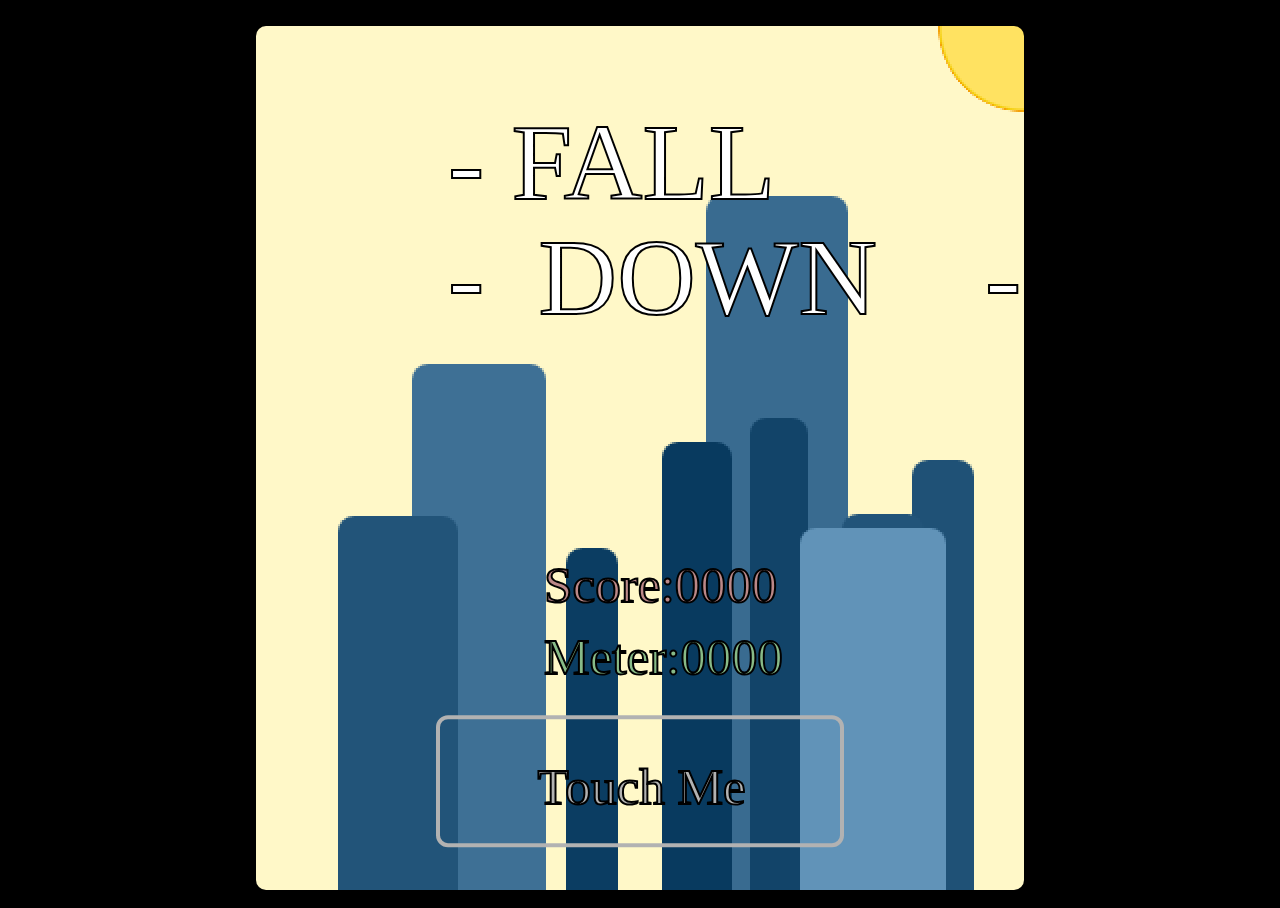
<file: SinglePlayer - Games/Fall-down/index.html>
<!DOCTYPE html>
<html>
    <head>
        <style>
            html,body{
                height: 100%;
                display: grid;
                overflow: hidden;
                background: #000;
            }
            #a{
                border-radius: 10px;
                margin: auto;
            }
        </style>
    </head>
    <body>
        <canvas id=a></canvas>
    </body>
    <script src="utils/ves.js"></script>
    <script src="sound/play.js"></script>
    <script src="sound/zzfx.js"></script>
    <script src="sound/zzfxM.js"></script>
    <script src="utils/basic.js"></script>
    <script src="utils/draw.js"></script>
    <script src="utils/main.js"></script>
</html>
</file>
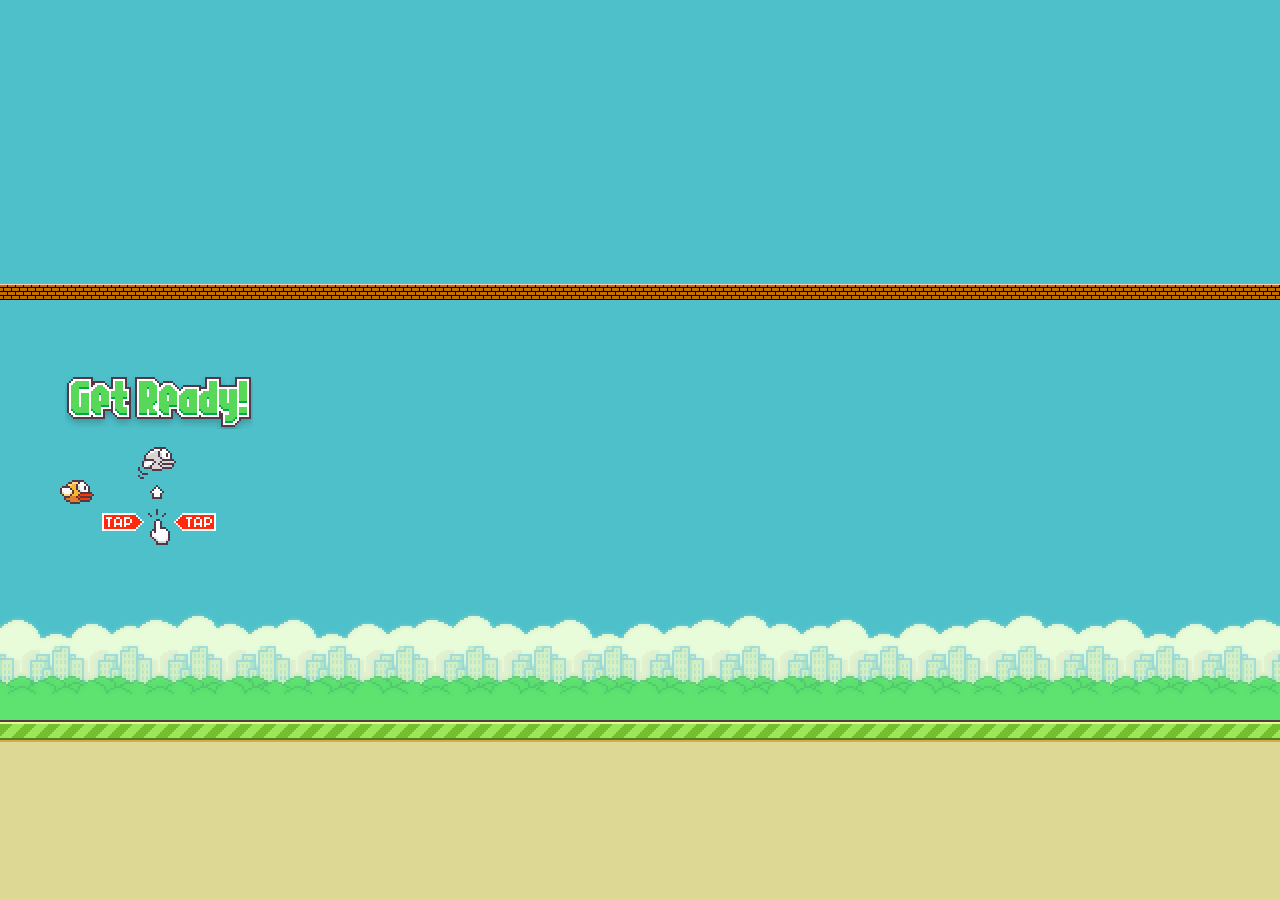
<file: SinglePlayer - Games/floppybird/index.html>
<!DOCTYPE html>
<html lang="en">
   <head>
      <title>Floppy Bird</title>
      <meta http-equiv="content-type" content="text/html; charset=utf-8" />
      <meta name="author" content="Nebez Briefkani" />
      <meta name="description" content="play floppy bird. a remake of popular game flappy bird built in html/css/js" />
      <meta name="keywords" content="flappybird,flappy,bird,floppybird,floppy,html,html5,css,css3,js,javascript,jquery,github,nebez,briefkani,nebezb,open,source,opensource" />
      <meta name="viewport" content="width=device-width, initial-scale=1.0, maximum-scale=1.0, user-scalable=0" />

      <!-- Open Graph tags -->
      <meta property="og:title" content="Floppy Bird" />
      <meta property="og:description" content="play floppy bird. a remake of popular game flappy bird built in html/css/js" />
      <meta property="og:type" content="website" />
      <meta property="og:image" content="https://nebezb.com/floppybird/assets/thumb.png" />
      <meta property="og:url" content="https://nebezb.com/floppybird/" />
      <meta property="og:site_name" content="Floppy Bird" />

      <!-- Style sheets -->
      <link href="css/reset.css" rel="stylesheet">
      <link href="css/main.css" rel="stylesheet">
   </head>
   <body>
      <div id="gamecontainer">
         <div id="gamescreen">
            <div id="sky" class="animated">
               <div id="flyarea">
                  <div id="ceiling" class="animated"></div>
                  <!-- This is the flying and pipe area container -->
                  <div id="player" class="bird animated"></div>

                  <div id="bigscore"></div>

                  <div id="splash"></div>

                  <div id="scoreboard">
                     <div id="medal"></div>
                     <div id="currentscore"></div>
                     <div id="highscore"></div>
                     <div id="replay"><img src="assets/replay.png" alt="replay"></div>
                  </div>

                  <!-- Pipes go here! -->
               </div>
            </div>
            <div id="land" class="animated"><div id="debug"></div></div>
         </div>
      </div>
      <div class="boundingbox" id="playerbox"></div>
      <div class="boundingbox" id="pipebox"></div>

      <script src="js/jquery.min.js"></script>
      <script src="js/jquery.transit.min.js"></script>
      <script src="js/buzz.min.js"></script>
      <script src="js/main.js"></script>

      <script>
      function inIframe() {
          try {
              return window.self !== window.top;
          } catch (e) {
              return true;
          }
      }
      if (!inIframe() && window.location.hostname == 'nebezb.com') {
         window.ga=window.ga||function(){(ga.q=ga.q||[]).push(arguments)};ga.l=+new Date;
         ga('create', 'UA-48047334-1', 'auto');
         ga('send', 'pageview');
      }
      </script>
      <script async src='https://www.google-analytics.com/analytics.js'></script>
   </body>
</html>
</file>
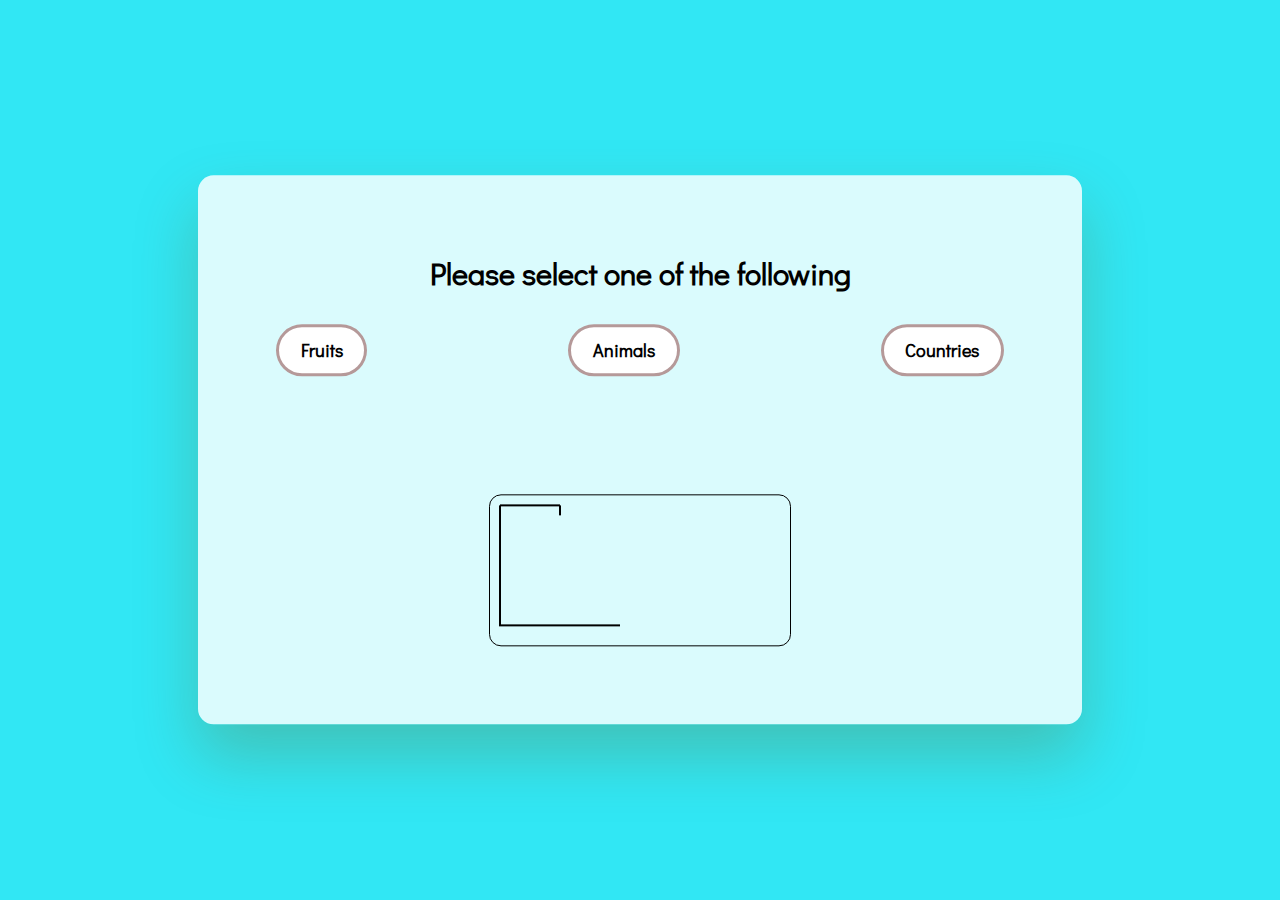
<file: SinglePlayer - Games/Hangman Game/index.html>
<!DOCTYPE html>
<html lang="en">

<head>
  <meta name="viewport" content="width=device-width, initial-scale=1.0" />
  <title>Hangman Game </title>
  <!-- Google Fonts -->
  <link href="https://fonts.googleapis.com/css2?family=Didact+Gothic&display=swap" rel="stylesheet">


  <!-- Stylesheet -->
  <link rel="stylesheet" href="style.css" />
</head>

<body>
  <div class="container">
    <div id="options-container"></div>
    <div id="letter-container" class="letter-container hide"></div>
    <div id="user-input-section"></div>
    <canvas id="canvas"></canvas>
    <div id="new-game-container" class="new-game-popup hide">
      <div id="result-text"></div>
      <button id="new-game-button">New Game</button>
    </div>
  </div>
  <!-- Script -->
  <script src="script.js"></script>
</body>

</html>
</file>
<file: MultiPlayer - Games/Tic_Tac_Toe/style.css>
* {
    padding: 0;
    margin: 0;
    box-sizing: border-box;
    font-family: "Raleway", sans-serif;
  }
  
  body {
    height: 100vh;
    background-image: url("images/2078959.jpg");
    background-color: #24c8ce;
  }
  
  html {
    font-size: 16px;
  }
  
  .wrapper {
    position: absolute;
    transform: translate(-50%, -50%);
    top: 50%;
    left: 50%;
  }
  
  .options {
    display: flex;
    flex-direction: column;
    gap: 1em;
    align-items: center;
  }
  
  .option-btn {
    padding: 1em 2em;
    font-size: 1.2em;
    background-color: #0a0027;
    color: #ffffff;
    border: none;
    border-radius: 8px;
    cursor: pointer;
  }
  
  .container {
    width: 70vmin;
    height: 70vmin;
    display: flex;
    flex-wrap: wrap;
    gap: 2vmin;
  }
  
  .button-option {
    background: #ffffff;
    height: 22vmin;
    width: 22vmin;
    border: none;
    border-radius: 8px;
    font-size: 12vmin;
    color: #d62b2b;
    box-shadow: 0 0 15px rgba(0, 0, 0, 0.1);
  }
  
  #restart {
    font-size: 1.3em;
    padding: 1em;
    border-radius: 8px;
    background-color: #0a0027;
    color: #ffffff;
    border: none;
    position: relative;
    margin: 1.5em auto 0 auto;
    display: block;
  }
  
  .popup {
    background: linear-gradient(135deg, #8052ec, #d161ff);
    height: 100%;
    width: 100%;
    position: absolute;
    display: flex;
    z-index: 2;
    align-items: center;
    justify-content: center;
    flex-direction: column;
    gap: 1em;
    font-size: 12vmin;
  }
  
  #new-game {
    font-size: 0.6em;
    padding: 0.5em 1em;
    background-color: #0a0027;
    color: #ffffff;
    border-radius: 0.2em;
    border: none;
  }
  
  #message {
    color: #ffffff;
    text-align: center;
    font-size: 1em;
  }
  
  .popup.hide {
    display: none;
  }
  
  .hide {
    display: none;
  }
</file>
<file: SinglePlayer - Games/3d_car_racing_game/style.css>
body {
    background: #222;
    font-family: "Press Start 2P", monospace;
    font-smooth: never;
    height: 98vh;
  }

  /* UI */
  .topUI {
    position: absolute;
    z-index: 1000; /* need this cause clip-path changes stack context */
    transform: translate(-50%, 25px);
    text-shadow: -2px 0 black, 0 2px black, 2px 0 black, 0 -2px black;
    letter-spacing: 2px;
    color: #fff;
    font-size: 17px;
  }
  .topUI::before {
    display: inline-block;
    height: 17px;
    padding: 1px 2px;
    line-height: 19px;
    font-size: 17px;
    background: #fff;
    text-shadow: none;
    font-weight: 900;
    letter-spacing: 0;
    border-radius: 6px;
    margin-right: 30px;
    border: 2px solid #7dd8c9;
  }
  #time {
    left: 13%;
    color: #f4f430;
  }
  #time::before {
    content: "TIME";
    color: #f57214;
  }
  #score {
    left: 45%;
  }
  #score::before {
    content: "SCORE";
    color: #a61a9d;
  }
  #lap {
    left: 88%;
    width: 45%;
  }
  #lap::before {
    content: "LAP";
    color: #0082df;
  }

  #tacho {
    position: absolute;
    text-align: right;
    width: 23%;
    bottom: 5%;
    z-index: 2000;
    color: #e62e13;
    text-shadow: -2px 0 black, 0 2px black, 2px 0 black, 0 -2px black;
    letter-spacing: 2px;
    font-size: 23px;
  }
  #tacho::after {
    content: "km/h";
    color: #fab453;
    font-size: 18px;
    margin-left: 5px;
  }

  /*
road
*/

  #game {
    position: relative;
    margin: 0 auto;
    overflow: hidden;
    background: #222;
    user-select: none;
    transition: opacity 10s;
  }
  #road {
    transition: opacity 2s;
    transition-timing-function: steps(8, end);
  }
  #road * {
    position: absolute;
    image-rendering: pixelated;
  }
  #hero {
    background-repeat: no-repeat;
    background-position: -110px 0;
    z-index: 2000;
    transform: scale(1.4);
  }
  #cloud {
    background-size: auto 100%;
    width: 100%;
    height: 57%;
  }

  /*
home
*/
  #road {
    position: absolute;
    width: 100%;
    height: 100%;
  }

  #home {
    position: absolute;
    color: #fff;
    width: 100%;
    height: 100%;

    z-index: 1000; /* need this cause clip-path changes stack context */
  }

  #highscore {
    position: absolute;
    width: 100%;
    height: 20%;
    bottom: 0;
    column-count: 3;
    column-fill: auto;
  }

  #highscore * {
    color: #9e95a8;
    margin: 0 0 6px 27px;
  }

  h1 {
    position: absolute;
    left: 50%;
    top: 25%;
    transform: translate(-50%, -50%);
    font-size: 5em;

    background: -webkit-linear-gradient(#25d8b1, #e2bbf0);
    -webkit-background-clip: text;
    -webkit-text-fill-color: transparent;
  }

  #text {
    position: absolute;
    left: 50%;
    top: 50%;
    transform: translate(-50%, -50%);
    font-size: 1.2em;
    color: #d9bbf3;
    text-shadow: 0 0 black, 0 2px black, 2px 0 black, 0 0 black;
  }

  .blink {
    animation: blinker 2s steps(4, end) infinite;
  }
  @keyframes blinker {
    50% {
      opacity: 0;
    }
  }

  /*
Guide
*/
  #controls {
    color: #868686;
    font-size: 13px;
    line-height: 13px;
    margin: 10px;
    text-align: center;
  }
  #controls > span {
    margin-left: 20px;
  }
  #controls > span > span {
    border: 2px solid #868686;
    border-radius: 5px;
    padding: 7px;
    margin-right: 10px;
    display: inline-block;
  }
  #controls > span:last-child > span {
    transform: rotate(90deg);
  }
</file>
<file: SinglePlayer - Games/Black_Jack/styles.css>
body{
    display: flex;
    flex-direction: column;
    height: 100vh;
    justify-content: center;
    background-color: #0C134F;
    color: #1B9C85;
    font-family: 'Audiowide', cursive;
    text-align: center;
}
h1{
    font-family: 'Black Ops One', cursive;
    color: #F9D949;
}

img{
    height: 175px;
    width: 125px;
    margin: 1px;
}

button{
    background-color: #F9D949;
    border: 1px solid #F9D949;
    margin: 23px;
    color: #1B9C85;
    font-family: 'Audiowide', cursive;
    font-weight: 600;
    border-radius: 6px;
    box-shadow: rgba(0, 0, 0, 0.1) 1px 2px 4px;
    box-sizing: border-box;
    cursor: pointer;
    width: 100px;
    height: 50px;
    font-size: 20px;
    padding: 12px 14px;
    text-align: center;
    text-rendering: geometricprecision;
    text-transform: none;
    user-select: none;
    -webkit-user-select: none;
    touch-action: manipulation;
    vertical-align: middle;
}

button:hover, button:active {
  background-color: initial;
  background-position: 0 0;
  color: #F9D949;
}

button:active {
  opacity: .5;
}

p{
    font-weight: 600;
}
</file>
<file: SinglePlayer - Games/Blanks Detective/style.css>
@keyframes fadeOn {
    0% {
        opacity: 0
    }

    to {
        opacity: 1
    }
}

@keyframes look {
  0% {
    transform: translate(-0.3em, 0);
  }
  50% {
    transform: translate(0, 0) scale(0.8);
  }
  100% {
    transform: translate(0.3em, 0);
  }
}

@keyframes growOn {
    0% {
        transform: scaleX(.3)
    }

    60% {
        transform: scaleX(1.2)
    }

    70% {
        transform: scaleX(.9)
    }

    to {
        transform: scaleX(1)
    }
}

@keyframes getBig {
    0% {
        transform: scale(0.5)
    }

    30% {
        transform: scale(1.3)
    }

    to {
        transform: scale(0.8)
    }
}

@keyframes ellipsis {
    to {
        width: 1.5em
    }
}

@keyframes bg {
    0% {
        background-position-x: 12em
    }

    to {
        background-position-x: 0
    }
}

@keyframes sib {
    0% {
        transform: translateY(1em) scale(0)
    }

    60% {
        transform: translateY(0) scale(.8,1.2)
    }

    80% {
        transform: translateY(0) scale(1.1,.9)
    }

    to {
        transform: translateY(0) scale(1)
    }
}

@keyframes dash {
    0% {
        stroke-dashoffset: 1800
    }

    to {
        stroke-dashoffset: -1800
    }
}

* {
    font-family: Trebuchet MS,sans-serif;
    -webkit-tap-highlight-color: transparent;
    -webkit-touch-callout: none;
    -webkit-backface-visibility: hidden;
    -webkit-transform: translate3d(0,0,0);
    scrollbar-width: none;
    box-sizing: border-box;
    margin: 0;
    padding: 0;
    user-select: none
}

body,html {
    height: 100%;
    overflow: hidden;
    text-align: center;
    font-size:3vmin;
    text-rendering: geometricPrecision
}

a {
    color: inherit;
    text-decoration: none
}

.clue span:not(.person),td.cme span:not([data-o='0']):not(.incorrect):not(.correct) {
    padding-bottom: .05em;
    border-bottom: 1px solid rgba(0,0,0,0.23);
    text-shadow: 0 .1em .1em rgb(0 0 0/30%)
}

.lang,.sub-game,.tutorial,button,input,span,.cme {
    border-radius: 0.25em
}

#matrix,#menu,#root,#wb,body,html,input,#hun {
    background: #fff;
    color: #696969
}

.night #matrix,.night #menu,.night #root,.night #wb,.night body,.night html,.night input, .night #hun {
    background: #333;
    color: #fff
}

.night #matrix {
    background: #282828
}

#matrix button.clue:active,.night #matrix button,.night button.clue,button.clue:active {
    box-shadow: 0 0 2px #444;
    transform: translateY(11px)
}

.night .title .bl {
    -webkit-text-stroke: 3px #999
}

#cont {
    height: 100%
}

#cont,#menu,#root {
    display: flex;
    flex-direction: column
}

#matrix {
    background: radial-gradient(circle,#eee 70%,#c4c4c4 100%);
    border-top: none;
    bottom: 0;
    box-shadow: 0 0 114px rgba(0,0,0,.4),0 0 20px rgba(0,0,0,.4);
    display: flex;
    padding: .5em;
    position: fixed;
    width: 100%
}

#matrix table {
    border-collapse: separate;
    border-spacing: .25em;
    table-layout: fixed;
    top: -.25em;
    width: 100%
}

.end #matrix table {
    margin: 0 auto;
    width: 90%
}

.end #matrix table .cme {
    background: 0 0;
    box-shadow: none
}

th {
  font-size: 0.9rem;
    pointer-events: none
}

th.person {
    animation: sib .5s ease both;
    font-size: 3.3rem;
    top: .4em
}

.end th.person span {
    transform: scale(1.5);
    transform-origin: 50% 1.1em;
    transition: .1s ease all
}

th.person span {
    bottom: 0;
    font-size: 6rem;
    margin-left: -.5em;
    position: absolute
}

col {
    width: 7em
}

.mrow .label {
    flex-grow: 0
}

#matrix table,.mrow td,span.person,td.cme,th {
    position: relative
}

td.cme {
    background: #fff;
    cursor: pointer
}

td.cme span {
    color: #c3c3c3;
    display: inline-block;
    font-size: 3em;
    margin: .1em 0;
    min-width: 1.3em
}

span {
    font-size: 1.5em
}

span.person {
    top: 0.05em;
    font-size: 3.2em;
    padding: 0 .05em
}

#matrix span.incorrect {
    transition: all .2s ease
}

span.incorrect:before {
    background: red;
    border-radius: 1em;
    content: '';
    height: .25em;
    position: absolute;
    transform: rotate(45deg) translate3d(.17em,.57em,0);
    transform-origin: 50% 50%;
    width: 1.6em
}

#matrix span.correct {
    animation: 1s ease forwards 1 getBig;
    background: 0 0;
    line-height: 0.3em;
    position: relative;
    font-size: 9em;
    display: inline-block;
    left: 50%;
    margin-left: -100%;
    box-shadow: none !important;
    width: 1em;
}

#matrix span.incorrect {
    border-radius: 100%;
    box-shadow: 0 0 0 .2em red;
    background: none;
}

[data-o="0"],[data-o="0"]:after {
    filter: none !important;
    opacity: .5
}

[data-o="0"]:after {
    content: '?';
    position: absolute;
    left: .7em;
    font-size: 0.7em;
    top: .3em;
    font-weight: 700
}

[data-o="1"] {
      box-shadow: inset 0 -0.25em 0.05em -0.15em rgb(0 0 0 / 18%),0 0.1em 0.2em -0.1em rgb(0 0 0 / 40%), 0 0.25em 0.2em -0.2em #7fdbff;
    background: #7fdbff
}

[data-o="2"] {
      box-shadow: inset 0 -0.25em 0.05em -0.15em rgb(0 0 0 / 18%),0 0.1em 0.2em -0.1em rgb(0 0 0 / 40%), 0 0.25em 0.2em -0.2em #ff9a43;
    background: #ff9a43
}

.lang.selected,[data-o="3"] {
      box-shadow: inset 0 -0.25em 0.05em -0.15em rgb(0 0 0 / 18%),0 0.1em 0.2em -0.1em rgb(0 0 0 / 40%), 0 0.25em 0.2em -0.2em #81da7b;
    background: #81da7b
}

[data-o="4"] {
      box-shadow: inset 0 -0.25em 0.05em -0.15em rgb(0 0 0 / 18%),0 0.1em 0.2em -0.1em rgb(0 0 0 / 40%), 0 0.25em 0.2em -0.2em #ffeb6c;
    background: #ffeb6c
}

[data-o="5"] {
      box-shadow: inset 0 -0.25em 0.05em -0.15em rgb(0 0 0 / 18%),0 0.1em 0.2em -0.1em rgb(0 0 0 / 40%), 0 0.25em 0.2em -0.2em #ff95e8;
    background: #ff95e8
}

[data-o="6"] {
      box-shadow: inset 0 -0.25em 0.05em -0.15em rgb(0 0 0 / 18%),0 0.1em 0.2em -0.1em rgb(0 0 0 / 40%), 0 0.25em 0.2em -0.2em #0074d9;
    background: #0074d9
}

[data-o="7"] {
      box-shadow: inset 0 -0.25em 0.05em -0.15em rgb(0 0 0 / 18%),0 0.1em 0.2em -0.1em rgb(0 0 0 / 40%), 0 0.25em 0.2em -0.2em #3d9970;
    background: #3d9970
}

[data-o="8"] {
      box-shadow: inset 0 -0.25em 0.05em -0.15em rgb(0 0 0 / 18%), 0 0.25em 0.3em -0.25em #b775ff;
    background: #b775ff
}

#wb {
    overflow-x: hidden;
    overflow-y: scroll;
    padding: 5vh 0 40vh 3vw;
    transition: background-color .25s ease
}

#wbc {
    font-size: 1.2em;
    padding-bottom: 50vh
}

#cont:not(.end) #wb>*,#cont:not(.end) td.cme span,.lang.selected,#det, button {
    filter: drop-shadow(0 6px 3px rgba(0,0,0,.08))
}

.end #wb {
    background: #444;
    font-size: 2.2rem;
    min-height: 50vh;
    transition: all .5s ease
}

.end #wbc * {
    display: none
}

.end #wbc:after,.end #wbc:before {
    animation: fadeOn 1s 1 forwards;
    display:none;
    color: #fff;
}

.end #wbc:before {
    content: attr(data-flair);
    line-height: 1em;
    margin-top: .15em
}

.end #wbc:after {
    content: attr(data-msg);
    display: block;
    font-size: 4rem
}

#wb h1,.loading,#li {
    animation: 1s ease forwards 1 fadeOn;
    font-size: 2.4rem
}

.loading {
    animation: 3s linear alternate infinite look;
}

.tutorial {
    animation: fadeOn 1s 1 forwards;
    background: #7fdbff;
    color: #267b9c;
    margin: 0 auto;
    padding: .5em;
    width: 80%
}

h3, #li {
    color: #bbb
}

.clue {
    animation: 1s ease both 1 growOn;
    min-height: 1em;
    line-height: 3em
}

.clue span:not(.person) {
    display: inline-block;
    line-height: 1.5em;
    pointer-events: none;
    margin-left: 0.25em;
    width: 1.5em
}

.clue h3 {
    line-height: 2em
}

.night table:before,.night td.cme {
    background: #444
}

button.clue {
    animation: 1s ease forwards 1 fadeOn;
    background: #f7f7f736;
    border: none;
    box-shadow: 0 0 2px #5d5d5d, 0 0.2em 0px #d6d6d6, 0 0.21em 3px -1px #5d5d5d, 0 0.3em 8px rgb(74 74 74 / 19%);
    color: #aaa;
    cursor: pointer;
    font-size: 2.5rem;
    line-height: 1.5em;
    min-width: auto;
    padding: 0 .25em;
    width: 60%;
    margin-bottom: 0.5em;
    position: relative
}

.waiting:after {
    animation: ellipsis steps(6) 2s infinite;
    content: "\2026";
    display: inline-block;
    overflow: hidden;
    width: 0
}

#menu {
  font-size: 2vw;
}

#menu,#root {
    height: 100%;
    justify-content: space-around;
    padding: 3em 0;
    position: fixed;
    transition: background-color .2s ease;
    width: 100vw;
    z-index: 10
}

.title {
    font-size: 8.5vw;
    font-weight: 700;
    line-height: 1
}

.title .bl {
    -webkit-background-clip: text;
    -webkit-text-stroke: 0.02em #444;
    animation: bg 60s linear infinite alternate;
    background-clip: text;
    background-image: url("data:image/svg+xml,<svg width='1200px' height='150px' xmlns='http://www.w3.org/2000/svg'><text x='0' y='130px' font-size='200px'>👨🏻‍🏭👨🏿‍🎓👩🏼‍🚒🧝🏻‍♀️👩🏾‍✈️👰🏽🧙🏼‍♂️</text></svg>");
    background-position-y: 3em;
    background-size: 210% 80%;
    color: rgba(100,100,100,.5)
}

#menu h2 {
    color: #9670c7;
    font-size: 1.6em
}

#menu button {
    font-size: 3em;
    margin: .5em;
    min-width: auto;
    width: 40%
}

.lang-h,.right {
    font-size: 1.2em;
    margin: .4em 0 .1em 20em
}

#menu .right h2 {
    color: #e59e0e
}

#menu .dec {
    color: #666
}

.dec span {
    display: inline-block;
    font-size: 1.2em;
    width: 17vw
}

.lang-h {
    display: flex;
    justify-content: space-around;
    margin: 0 auto;
    max-width: 60em;
    padding: 0 50px
}

#pause,.lang {
    cursor: pointer
}

.lang {
    margin-top: 5px;
    padding: .7em 0;
    position: relative;
    white-space: nowrap;
    width: 9em
}

.set {
    display: flex;
    justify-content: space-between;
    margin: 0 auto;
    max-width: 800px;
    padding: 0 50px
}

#pause {
    color: #bbb;
    font-size: 2rem;
    line-height: 1em;
    padding: .5em;
    position: absolute;
    left: 0;
    z-index: 1
}

.night #pause {
    color: #666
}

input[type=checkbox] {
    height: 1.25em;
    width: 1.25em;
    border-radius: 2em;
    appearance: unset;
    border: .1em solid #9670c7
}

input[type=checkbox]:checked {
    box-shadow: inset 0 0 0 .2em #fff;
    background: #9670c7
}

.switch {
    display: inline-block;
    font-size: 1rem;
    height: 3.4em;
    position: relative;
    top: -.9em;
    width: 8em
}

svg {
    display: none;
    height: 50%;
    position: absolute;
    width: 100%
}

.end svg {
    display: block
}

.path {
    animation: dash 3s linear forwards 1;
    stroke-dashoffset: 400;
    stroke-linecap: round
}

#root {
    animation: .5s fadeOn 1 ease
}

#root label {
    display: inline-block;
    font-size: 1.25rem;
    padding: .5em
}

#root button {
    color: #aaa;
    margin: .5em 0;
    text-shadow: none
}

#mhold,.root-col {
    display: flex;
    flex-direction: column
}

#mod {
    overflow: scroll;
    justify-content: end;
    padding-top: 2em
}

input {
    font-size: 1.8rem;
    margin-bottom: 1em;
    padding: .1em;
    text-align: center;
    width: 80%
}

#com-list {
    background: rgba(255,255,255,.5);
    height: 17.5em;
    margin-top: 1em;
    overflow-y: scroll
}

.root-col {
    background: rgba(0,0,0,.1);
    border: 1px solid #aaa;
    padding: 1em;
    position: relative;
    width: 60vw;
    margin: 1em auto;
    min-height: 57vmin;
    justify-content: space-around;
    font-size: 0.7rem;
    align-items: center
}

.root-col:before {
    background: #e5e5e5;
    border: 1px solid #aaa;
    border-bottom: none;
    border-top-left-radius: .5em;
    border-top-right-radius: .5em;
    content: '🔍';
    font-size: 2.5rem;
    height: 1em;
    left: .25em;
    position: absolute;
    top: -1em;
    width: 3em
}

.night .root-col:before {
    background: #2e2e2e
}

#com-list,.sub-game,input {
    border: 1px solid #ccc
}

.sub-game {
    background: rgba(0,0,0,.15);
    cursor: pointer;
    font-size: 1rem;
    margin: .5em;
    padding: .5em
}

@media screen and (min-width:1000px),(orientation:landscape) {
    #menu {
      font-size: 2.3vmin;
    }
    html, body {
      font-size: 2.2vmin;
    }
    #wb,svg {
        height: 100%
    }

    #wb {
        border: 0;
        padding-right: 53vw
    }

    .mrow td.cme {
        font-size: 1.25rem
    }

    #matrix {
        border: 0;
        border-left: 1px solid #aaaa;
        bottom: auto;
        box-shadow: none;
        height: 100%;
        overflow-y: scroll;
        padding-top: 11rem;
        right: 0;
        top: 0;
        width: 50.5vw
    }

    #matrix table {
        font-size: 1rem;
        margin: 0 auto;
        top: 0
    }

    button.clue {
        min-width: 80%
    }

    .end #wbc:before {
        font-size: 13.3rem;
        margin-top: 20vh
    }

    th.person {
        animation: sib .5s ease both;
        text-shadow: 0 0 4px rgba(0,0,0,.75);
        font-size: 3rem
    }

    .end th.person {
        text-shadow: none;
        top: 0
    }

    svg {
        width: 50%
    }

    span[data-o="0"] {
        padding: .09em 0!important
    }

    #mhold {
        flex-direction: row;
        justify-content: space-around
    }

    .root-col {
        margin: 1em;
        animation: none
    }

    .end #wbc:before {
      display: block;
    }
}

.spacer {
    height: 3.2em
}

#hun {
    position: absolute;
    top: 0;
    right: 0;
    padding: 0.25em 0.5em;
    pointer-events: none;
    border-bottom-left-radius: 0.5em;
    line-height: 1em;
}

.mrow, .cme, .cme span:not([data-o='0']) {
  transform-style: preserve-3d;
  perspective-origin: center center;
  perspective: 2000px;
  transition: transform 0.5s ease;
}

.dan {
  transform: translate3d(0, 1.5em, -5em) rotateX(70deg)  ;
}

span:not([data-o='0']) {
  transition: transform 1s ease;
}

.dan span:not([data-o='0']) {
  transform: rotateX(-70deg) translate3d(0, -1em, 0) scale(0.01);
}
</file>
<file: SinglePlayer - Games/Candy_Crush/style.css>
body {
    background-color: #FFFAF4;
    background-size: cover;
    font-family: Arial, Helvetica, sans-serif;
    text-align: center;
    display: flex;
    height: 100vh;
    flex-direction: column;
    justify-content: space-between;
}

h1{
    font-family: 'Shrikhand', cursive;
    font-size: 52pt;
    color: #E08E6D;
}

h3{
    font-family: 'Corben', cursive;
    color: #F6C391;
    font-size: 30pt;
    padding-bottom: 0;
    margin-bottom: 0;
}

#board {
    width: 450px;
    height: 450px;
    background-color: #FFE8E8;
    border: 5px solid #D25380;
    border-radius: 10px;
    margin: 0 auto;
    display: flex;
    flex-wrap: wrap;
    padding-top: 0;
}

#board img {
    width: 50px;
    height: 50px;
}
</file>
<file: SinglePlayer - Games/floppybird/css/main.css>
@-webkit-keyframes animLand {
   0% { background-position: 0px 0px; }
   100% { background-position: -335px 0px; }
}
@-moz-keyframes animLand {
   0% { background-position: 0px 0px; }
   100% { background-position: -335px 0px; }
}
@-o-keyframes animLand {
   0% { background-position: 0px 0px; }
   100% { background-position: -335px 0px; }
}
@keyframes animLand {
   0% { background-position: 0px 0px; }
   100% { background-position: -335px 0px; }
}

@-webkit-keyframes animSky {
   0% { background-position: 0px 100%; }
   100% { background-position: -275px 100%; }
}
@-moz-keyframes animSky {
   0% { background-position: 0px 100%; }
   100% { background-position: -275px 100%; }
}
@-o-keyframes animSky {
   0% { background-position: 0px 100%; }
   100% { background-position: -275px 100%; }
}
@keyframes animSky {
   0% { background-position: 0px 100%; }
   100% { background-position: -275px 100%; }
}

@-webkit-keyframes animBird {
   from { background-position: 0px 0px; }
   to { background-position: 0px -96px; }
}
@-moz-keyframes animBird {
   from { background-position: 0px 0px; }
   to { background-position: 0px -96px; }
}
@-o-keyframes animBird {
   from { background-position: 0px 0px; }
   to { background-position: 0px -96px; }
}
@keyframes animBird {
   from { background-position: 0px 0px; }
   to { background-position: 0px -96px; }
}

@-webkit-keyframes animPipe {
   0% { left: 900px; }
   100% { left: -100px; }
}
@-moz-keyframes animPipe {
   0% { left: 900px; }
   100% { left: -100px; }
}
@-o-keyframes animPipe {
   0% { left: 900px; }
   100% { left: -100px; }
}
@keyframes animPipe {
   0% { left: 900px; }
   100% { left: -100px; }
}

@-webkit-keyframes animCeiling {
   0% { background-position: 0px 0px; }
   100% { background-position: -63px 0px; }
}
@-moz-keyframes animCeiling {
   0% { background-position: 0px 0px; }
   100% { background-position: -63px 0px; }
}
@-o-keyframes animCeiling {
   0% { background-position: 0px 0px; }
   100% { background-position: -63px 0px; }
}
@keyframes animCeiling {
   0% { background-position: 0px 0px; }
   100% { background-position: -63px 0px; }
}


*,
*:before,
*:after
{
   /* border box */
   -moz-box-sizing: border-box;
   -webkit-box-sizing: border-box;
   box-sizing: border-box;
   /* gpu acceleration */
   -webkit-transition: translate3d(0,0,0);
   /* select disable */
   -webkit-touch-callout: none;
   -webkit-user-select: none;
   -khtml-user-select: none;
   -moz-user-select: none;
   -ms-user-select: none;
   user-select: none;
}

html,
body
{
   height: 100%;
   overflow: hidden;
   font-family: monospace;
   font-size: 12px;
   color: #fff;
}

#gamecontainer
{
   position: relative;
   width: 100%;
   height: 100%;
   min-height: 525px;
}

/*
Screen - Game
*/
#gamescreen
{
   position: absolute;
   width: 100%;
   height: 100%;
}

#sky
{
   position: absolute;
   top: 0;
   width: 100%;
   height: 80%;
   background-image: url('../assets/sky.png');
   background-repeat: repeat-x;
   background-position: 0px 100%;
   background-color: #4ec0ca;

   -webkit-animation: animSky 7s linear infinite;
   animation: animSky 7s linear infinite;
}

#flyarea
{
   position: absolute;
   bottom: 0;
   height: 420px;
   width: 100%;
}

#ceiling
{
   position: absolute;
   top: -16px;
   height: 16px;
   width: 100%;
   background-image: url('../assets/ceiling.png');
   background-repeat: repeat-x;

   -webkit-animation: animCeiling 481ms linear infinite;
   animation: animCeiling 481ms linear infinite;
}

#land
{
   position: absolute;
   bottom: 0;
   width: 100%;
   height: 20%;
   background-image: url('../assets/land.png');
   background-repeat: repeat-x;
   background-position: 0px 0px;
   background-color: #ded895;

   -webkit-animation: animLand 2516ms linear infinite;
   animation: animLand 2516ms linear infinite;
}

#bigscore
{
   position: absolute;
   top: 20px;
   left: 150px;
   z-index: 100;
}

#bigscore img
{
   display: inline-block;
   padding: 1px;
}

#splash
{
   position: absolute;
   opacity: 0;
   top: 75px;
   left: 65px;
   width: 188px;
   height: 170px;
   background-image: url('../assets/splash.png');
   background-repeat: no-repeat;
}

#scoreboard
{
   position: absolute;
   display: none;
   opacity: 0;
   top: 64px;
   left: 43px;
   width: 236px;
   height: 280px;
   background-image: url('../assets/scoreboard.png');
   background-repeat: no-repeat;

   z-index: 1000;
}

#medal
{
   position: absolute;
   opacity: 0;
   top: 114px;
   left: 32px;
   width: 44px;
   height: 44px;
}

#currentscore
{
   position: absolute;
   top: 105px;
   left: 107px;
   width: 104px;
   height: 14px;
   text-align: right;
}

#currentscore img
{
   padding-left: 2px;
}

#highscore
{
   position: absolute;
   top: 147px;
   left: 107px;
   width: 104px;
   height: 14px;
   text-align: right;
}

#highscore img
{
   padding-left: 2px;
}

#replay
{
   position: absolute;
   opacity: 0;
   top: 205px;
   left: 61px;
   height: 115px;
   width: 70px;
   cursor: pointer;
}

.boundingbox
{
   position: absolute;
   display: none;
   top: 0;
   left: 0;
   width: 0;
   height: 0;
   border: 1px solid red;
}

#player
{
   left: 60px;
   top: 200px;
}

.bird
{
   position: absolute;
   width: 34px;
   height: 24px;
   background-image: url('../assets/bird.png');

   -webkit-animation: animBird 300ms steps(4) infinite;
   animation: animBird 300ms steps(4) infinite;
}

.pipe
{
   position: absolute;
   left: -100px;
   width: 52px;
   height: 100%;
   z-index: 10;

   -webkit-animation: animPipe 7500ms linear;
   animation: animPipe 7500ms linear;
}

.pipe_upper
{
   position: absolute;
   top: 0;
   width: 52px;
   background-image: url('../assets/pipe.png');
   background-repeat: repeat-y;
   background-position: center;
}

.pipe_upper:after
{
   content: "";
   position: absolute;
   bottom: 0;
   width: 52px;
   height: 26px;
   background-image: url('../assets/pipe-down.png');
}

.pipe_lower
{
   position: absolute;
   bottom: 0;
   width: 52px;
   background-image: url('../assets/pipe.png');
   background-repeat: repeat-y;
   background-position: center;
}

.pipe_lower:after
{
   content: "";
   position: absolute;
   top: 0;
   width: 52px;
   height: 26px;
   background-image: url('../assets/pipe-up.png');
}

#footer
{
   position: absolute;
   bottom: 3px;
   left: 3px;
}

#footer a,
#footer a:link,
#footer a:visited,
#footer a:hover,
#footer a:active
{
   display: block;
   padding: 2px;
   text-decoration: none;
   color: #fff;
}
</file>
<file: SinglePlayer - Games/Hangman Game/style.css>
* {
    padding: 0;
    margin: 0;
    box-sizing: border-box;
    font-family: 'Didact Gothic', sans-serif;
  }
  body {
    background-color: #31e7f4;
  }
  .container {
    font-size: 26px;
    background-color: #ffffffd2;
    width: 90vw;
    max-width: 34em;
    position: absolute;
    transform: translate(-50%, -50%);
    top: 50%;
    left: 50%;
    padding: 3em;
    border-radius: 0.6em;
    box-shadow: 0 1.2em 2.4em rgba(111, 85, 0, 0.25);
  }
  #options-container {
    text-align: center;
  }
  #options-container div {
    width: 100%;
    display: flex;
    justify-content: space-between;
    margin: 1.2em 0 2.4em 0;
  }
  #options-container button {
    padding: 0.6em 1.2em;
    font-size: large;
    font-weight: bold;
    border: 3px solid #b59999;
    background-color: #ffffff;
    color: #000000;
    border-radius: 5em;
    cursor: pointer;
    text-transform: capitalize;
    transition: 0.5s;
  }
  #options-container button:hover{
    letter-spacing: 0.1em;
    background:  #31e7f4;
    color:   rgb(253, 253, 253);

}






  #options-container button:disabled {
    border: 3px solid #413030;
    color: #808080;
    background-color: #efefef;
  }
  #options-container button.active {
    background-color: #31e7f4;
    border: 3px solid #848484;
    color: #000000;
   
  }
  .letter-container {
    width: 100%;
    display: flex;
    flex-wrap: wrap;
    justify-content: center;
    gap: 0.6em;
  }
  #letter-container button {
    height: 2.4em;
    width: 2.4em;
    border-radius: 50%;
    border: 2px solid #979696;
    background-color: #f1f1f1;
    cursor: pointer;
  }
  #letter-container button:hover{
    background-color: #31e7f4;
  }
  .new-game-popup {
    background-color: #ffffff;
    position: absolute;
    left: 0;
    top: 0;
    height: 100%;
    width: 100%;
    display: flex;
    align-items: center;
    justify-content: center;
    flex-direction: column;
    border-radius: 0.6em;
  }
  
  #user-input-section {
    display: flex;
    justify-content: center;
    font-size: 1.8em;
    margin: 0.6em 0 1.2em 0;
  }
  canvas {
    display: block;
    margin: auto;
    border: 1px solid #000000;
    border-radius: 12px;
  }
  .hide {
    display: none;
  }
  #result-text h2 {
    font-size: 2.8em;
    text-align: center;
  }
  #result-text p {
    font-size: 1.5em;
    margin: 1em 0 2em 0;
  }
  #result-text span {
    font-weight: 700;
  }
  #new-game-button {
    font-size: 1.25em;
    padding: 0.5em 1em;
    background-color: #0ed377;
    border: 3px solid #4f4f4f;
    color: #000000;
    border-radius: 1em;
  }
  .win-msg {
    color: #0ed377;
  }
  .lose-msg {
    color: #e33d3d;
  }
</file>
